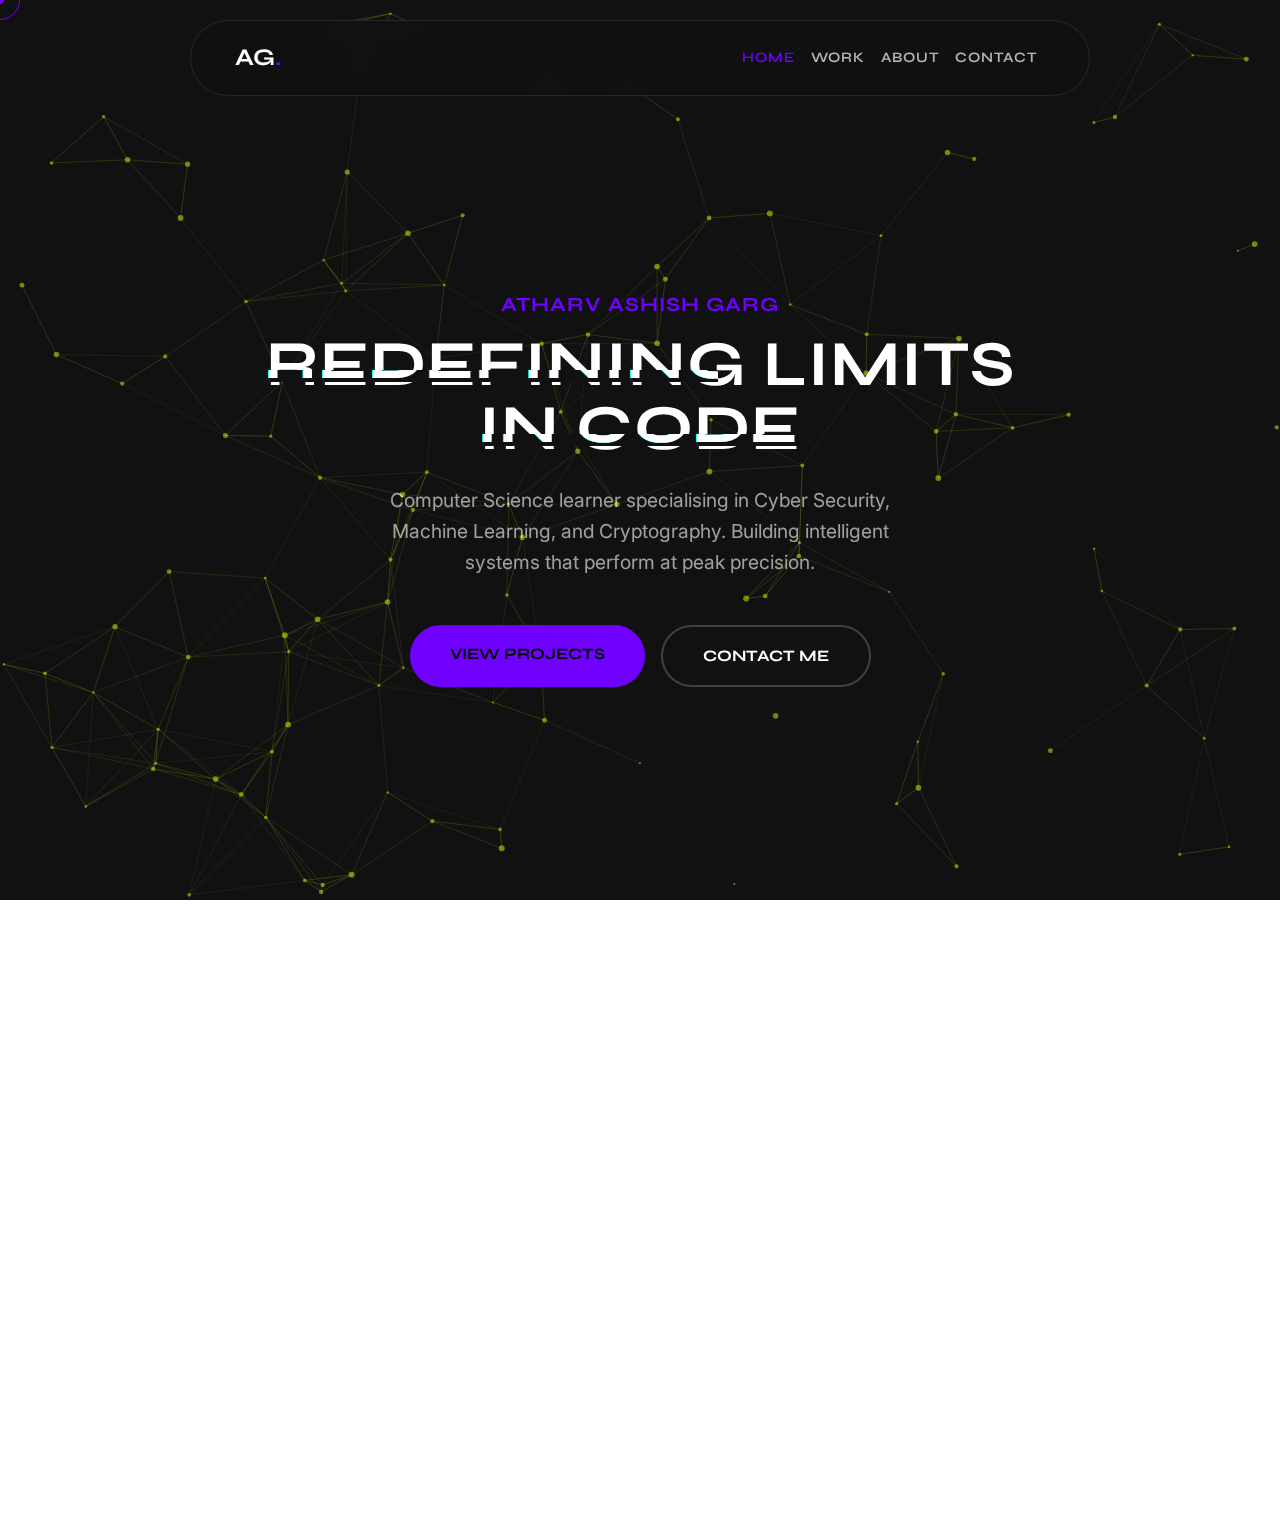
<file: index.html>
<!DOCTYPE html>
<html lang="en">
<head>
    <meta charset="UTF-8">
    <meta name="viewport" content="width=device-width, initial-scale=1.0">
    <title>Portfolio | Creative Developer</title>
    <!-- Bootstrap 5 CSS -->
    <link href="https://cdn.jsdelivr.net/npm/bootstrap@5.3.0/dist/css/bootstrap.min.css" rel="stylesheet">
    <link rel="stylesheet" href="https://cdn.jsdelivr.net/npm/bootstrap-icons@1.11.1/font/bootstrap-icons.css">
    <!-- Google Fonts -->
    <link rel="preconnect" href="https://fonts.googleapis.com">
    <link rel="preconnect" href="https://fonts.gstatic.com" crossorigin>
    <link href="https://fonts.googleapis.com/css2?family=Chakra+Petch:wght@400;500;600;700&family=Syne:wght@400;500;600;700;800&display=swap" rel="stylesheet">
    <!-- Custom CSS -->
    <link rel="stylesheet" href="css/style.css">
</head>
<body>

    <!-- Navigation -->
    <nav class="navbar navbar-expand-lg fixed-top">
        <div class="container">
            <a class="navbar-brand" href="index.html">AG<span class="text-accent">.</span></a>
            <button class="navbar-toggler" type="button" data-bs-toggle="collapse" data-bs-target="#navbarNav" aria-controls="navbarNav" aria-expanded="false" aria-label="Toggle navigation">
                <span class="navbar-toggler-icon" style="filter: invert(1);"></span>
            </button>
            <div class="collapse navbar-collapse justify-content-end" id="navbarNav">
                <ul class="navbar-nav">
                    <li class="nav-item"><a class="nav-link active" href="index.html">Home</a></li>
                    <li class="nav-item"><a class="nav-link" href="projects.html">Work</a></li>
                    <li class="nav-item"><a class="nav-link" href="about.html">About</a></li>
                    <li class="nav-item"><a class="nav-link" href="contact.html">Contact</a></li>
                </ul>
            </div>
        </div>
    </nav>

    <!-- Hero Section -->
    <header class="hero-section">
        <div class="container">
            <div class="row align-items-center justify-content-center">
                <div class="col-lg-10 text-center animate-on-scroll">
                    <h5 class="text-accent mb-3 fw-bold glitch" data-text="ATHARV ASHISH GARG">ATHARV ASHISH GARG</h5>
                    <h1 class="hero-title fw-bold mb-4">
                        <span class="glitch" data-text="REDEFINING LIMITS">REDEFINING LIMITS</span><br>
                        <span class="text-white glitch" data-text="IN CODE">IN CODE</span>
                    </h1>
                    <p class="hero-subtitle mb-5 mx-auto">
                        Computer Science learner specialising in Cyber Security, Machine Learning, and Cryptography. 
                        Building intelligent systems that perform at peak precision.
                    </p>
                    <div class="d-flex gap-3 justify-content-center">
                        <a href="projects.html" class="btn-f1">View Projects</a>
                        <a href="contact.html" class="btn-outline-f1">Contact Me</a>
                    </div>
                </div>
            </div>
        </div>
    </header>

    <!-- Global Background Canvas -->
    <canvas id="globalCanvas"></canvas>

    <!-- Featured Section (Brief) -->
    <section class="py-5">
        <div class="container py-5">
            <div class="row g-4">
                <div class="col-md-4 animate-on-scroll">
                    <div class="bento-card">
                        <h3 class="mb-3 text-accent">AI & ML</h3>
                        <p class="text-white-50">Engineering multi-objective optimisation engines and evolutionary AI for complex logistics.</p>
                    </div>
                </div>
                <div class="col-md-4 animate-on-scroll" style="transition-delay: 0.1s;">
                    <div class="bento-card">
                        <h3 class="mb-3 text-accent">Cyber Security</h3>
                        <p class="text-white-50">Winner of Shellshock CTF 2025. Specializing in web & API exploit strategies.</p>
                    </div>
                </div>
                <div class="col-md-4 animate-on-scroll" style="transition-delay: 0.2s;">
                    <div class="bento-card">
                        <h3 class="mb-3 text-accent">Simulation</h3>
                        <p class="text-white-50">Developing high-fidelity simulations like Black Hole Sim using Rust and GPU acceleration.</p>
                    </div>
                </div>
            </div>
        </div>
    </section>

    <!-- Footer -->
    <footer class="text-center text-white-50">
        <div class="container">
            <div class="d-flex justify-content-center gap-3">
                <a href="https://github.com/MarkVI2" target="_blank" class="text-white hover-primary">GitHub</a>
                <a href="https://linkedin.com/in/atharv-garg" target="_blank" class="text-white hover-primary">LinkedIn</a>
                <a href="https://twitter.com/" target="_blank" class="text-white hover-primary">Twitter</a>
            </div>
        </div>
    </footer>

    <!-- Bootstrap 5 JS -->
    <script src="https://cdn.jsdelivr.net/npm/bootstrap@5.3.0/dist/js/bootstrap.bundle.min.js"></script>
    <!-- Custom JS -->
    <script src="js/main.js"></script>
</body>
</html>
</file>
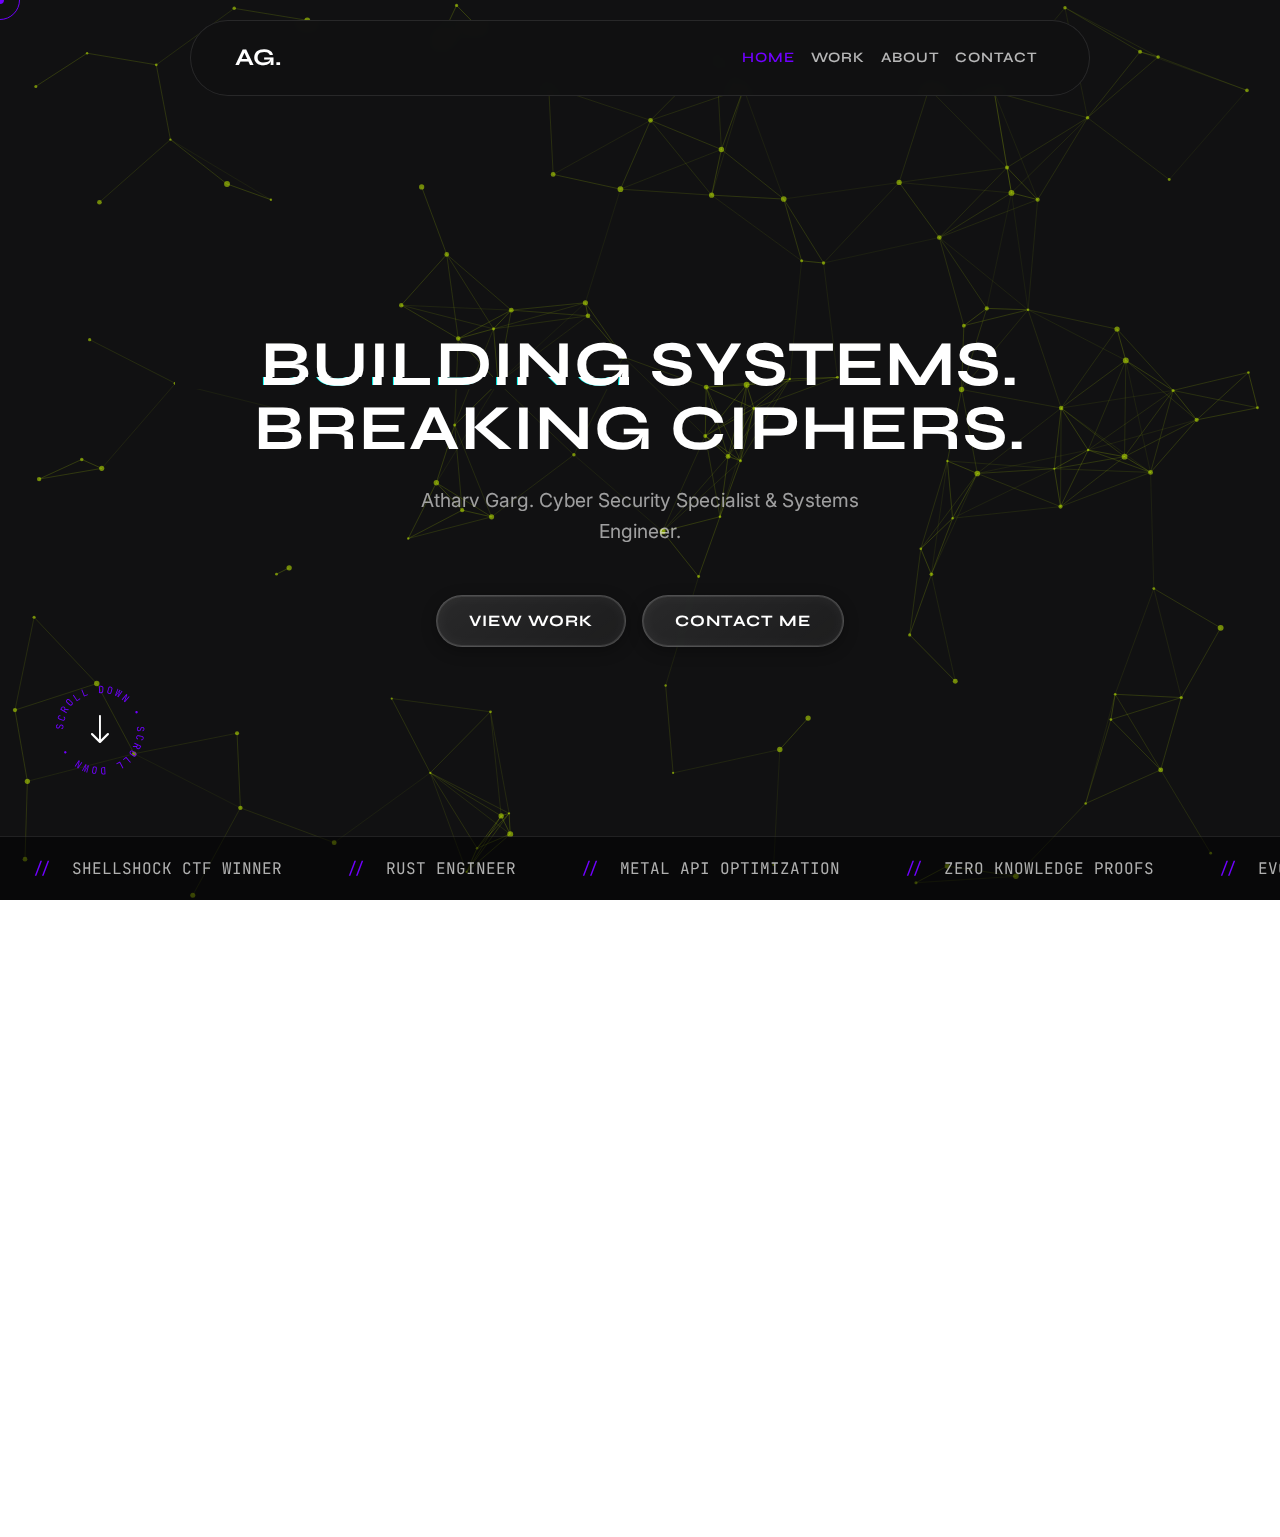
<file: webtech_portfolio-main/index.html>
<!DOCTYPE html>
<html lang="en">
  <head>
    <meta charset="UTF-8" />
    <meta name="viewport" content="width=device-width, initial-scale=1.0" />
    <title>Atharv Garg | Systems Engineer</title>
    <!-- Bootstrap 5 CSS -->
    <link
      href="https://cdn.jsdelivr.net/npm/bootstrap@5.3.0/dist/css/bootstrap.min.css"
      rel="stylesheet"
    />
    <link
      rel="stylesheet"
      href="https://cdn.jsdelivr.net/npm/bootstrap-icons@1.11.1/font/bootstrap-icons.css"
    />
    <!-- Google Fonts -->
    <link rel="preconnect" href="https://fonts.googleapis.com" />
    <link rel="preconnect" href="https://fonts.gstatic.com" crossorigin />
    <link
      href="https://fonts.googleapis.com/css2?family=Inter:wght@300;400;600&family=JetBrains+Mono:wght@400;700&family=Syne:wght@400;700;800&display=swap"
      rel="stylesheet"
    />
    <!-- Custom CSS -->
    <link rel="stylesheet" href="css/style.css" />
  </head>
  <body>
    <!-- Navigation -->
    <nav class="navbar navbar-expand-lg fixed-top">
      <div class="container">
        <a class="navbar-brand" href="index.html">AG.</a>
        <button
          class="navbar-toggler"
          type="button"
          data-bs-toggle="collapse"
          data-bs-target="#navbarNav"
          aria-controls="navbarNav"
          aria-expanded="false"
          aria-label="Toggle navigation"
        >
          <span class="navbar-toggler-icon" style="filter: invert(1)"></span>
        </button>
        <div
          class="collapse navbar-collapse justify-content-end"
          id="navbarNav"
        >
          <ul class="navbar-nav">
            <li class="nav-item">
              <a class="nav-link active" href="index.html">Home</a>
            </li>
            <li class="nav-item">
              <a class="nav-link" href="projects.html">Work</a>
            </li>
            <li class="nav-item">
              <a class="nav-link" href="about.html">About</a>
            </li>
            <li class="nav-item">
              <a class="nav-link" href="contact.html">Contact</a>
            </li>
          </ul>
        </div>
      </div>
    </nav>

    <!-- Hero Section -->
    <header class="hero-section">
      <div class="container">
        <div class="row align-items-center justify-content-center">
          <div class="col-lg-10 text-center animate-on-scroll">
            <h1
              class="hero-title glitch"
              data-text="Building Systems. Breaking Ciphers."
            >
              Building Systems.<br />Breaking Ciphers.
            </h1>
            <p class="hero-subtitle mb-5 mx-auto">
              Atharv Garg. Cyber Security Specialist & Systems Engineer.
            </p>
            <div class="d-flex gap-3 justify-content-center">
              <a href="projects.html" class="btn-liquid">View Work</a>
              <a href="contact.html" class="btn-liquid">Contact Me</a>
            </div>
          </div>
        </div>
      </div>

      <!-- Scroll Down Indicator -->
      <div class="scroll-indicator">
        <div class="scroll-text">
          <svg viewBox="0 0 100 100">
            <path
              id="circlePath"
              d="M 50, 50 m -37, 0 a 37,37 0 1,1 74,0 a 37,37 0 1,1 -74,0"
            />
            <text>
              <textPath xlink:href="#circlePath">
                SCROLL DOWN • SCROLL DOWN •
              </textPath>
            </text>
          </svg>
        </div>
        <div class="scroll-arrow">
          <i class="bi bi-arrow-down"></i>
        </div>
      </div>

      <!-- Feature Ticker -->
      <div class="ticker-wrap">
        <div class="ticker">
          <div class="ticker-item"><span>//</span> Shellshock CTF Winner</div>
          <div class="ticker-item"><span>//</span> Rust Engineer</div>
          <div class="ticker-item"><span>//</span> Metal API Optimization</div>
          <div class="ticker-item"><span>//</span> Zero Knowledge Proofs</div>
          <div class="ticker-item"><span>//</span> Evolutionary AI</div>
          <div class="ticker-item"><span>//</span> Network Security</div>
          <!-- Duplicate for seamless loop -->
          <div class="ticker-item"><span>//</span> Shellshock CTF Winner</div>
          <div class="ticker-item"><span>//</span> Rust Engineer</div>
          <div class="ticker-item"><span>//</span> Metal API Optimization</div>
          <div class="ticker-item"><span>//</span> Zero Knowledge Proofs</div>
          <div class="ticker-item"><span>//</span> Evolutionary AI</div>
          <div class="ticker-item"><span>//</span> Network Security</div>
        </div>
      </div>
    </header>

    <!-- Global Background Canvas -->
    <canvas id="globalCanvas"></canvas>

    <!-- Featured Section (Brief) -->
    <section class="py-5">
      <div class="container py-5">
        <div class="row g-4">
          <div class="col-md-4 animate-on-scroll">
            <div class="bento-card">
              <h3 class="mb-3 text-accent">AI & ML</h3>
              <p class="text-white-50">
                Engineering multi-objective optimisation engines and
                evolutionary AI for complex logistics.
              </p>
            </div>
          </div>
          <div
            class="col-md-4 animate-on-scroll"
            style="transition-delay: 0.1s"
          >
            <div class="bento-card">
              <h3 class="mb-3 text-accent">Cyber Security</h3>
              <p class="text-white-50">
                Winner of Shellshock CTF 2025. Specializing in web & API exploit
                strategies.
              </p>
            </div>
          </div>
          <div
            class="col-md-4 animate-on-scroll"
            style="transition-delay: 0.2s"
          >
            <div class="bento-card">
              <h3 class="mb-3 text-accent">Simulation</h3>
              <p class="text-white-50">
                Developing high-fidelity simulations like Black Hole Sim using
                Rust and GPU acceleration.
              </p>
            </div>
          </div>
        </div>
      </div>
    </section>

    <!-- Footer -->
    <footer class="text-center text-white-50">
      <div class="container">
        <div class="d-flex justify-content-center gap-3">
          <a
            href="https://github.com/MarkVI2"
            target="_blank"
            class="text-white hover-primary"
            >GitHub</a
          >
          <a
            href="https://linkedin.com/in/atharv-garg"
            target="_blank"
            class="text-white hover-primary"
            >LinkedIn</a
          >
          <a
            href="https://twitter.com/"
            target="_blank"
            class="text-white hover-primary"
            >Twitter</a
          >
        </div>
      </div>
    </footer>

    <!-- Bootstrap 5 JS -->
    <script src="https://cdn.jsdelivr.net/npm/bootstrap@5.3.0/dist/js/bootstrap.bundle.min.js"></script>
    <!-- Custom JS -->
    <script src="js/main.js"></script>
  </body>
</html>
</file>
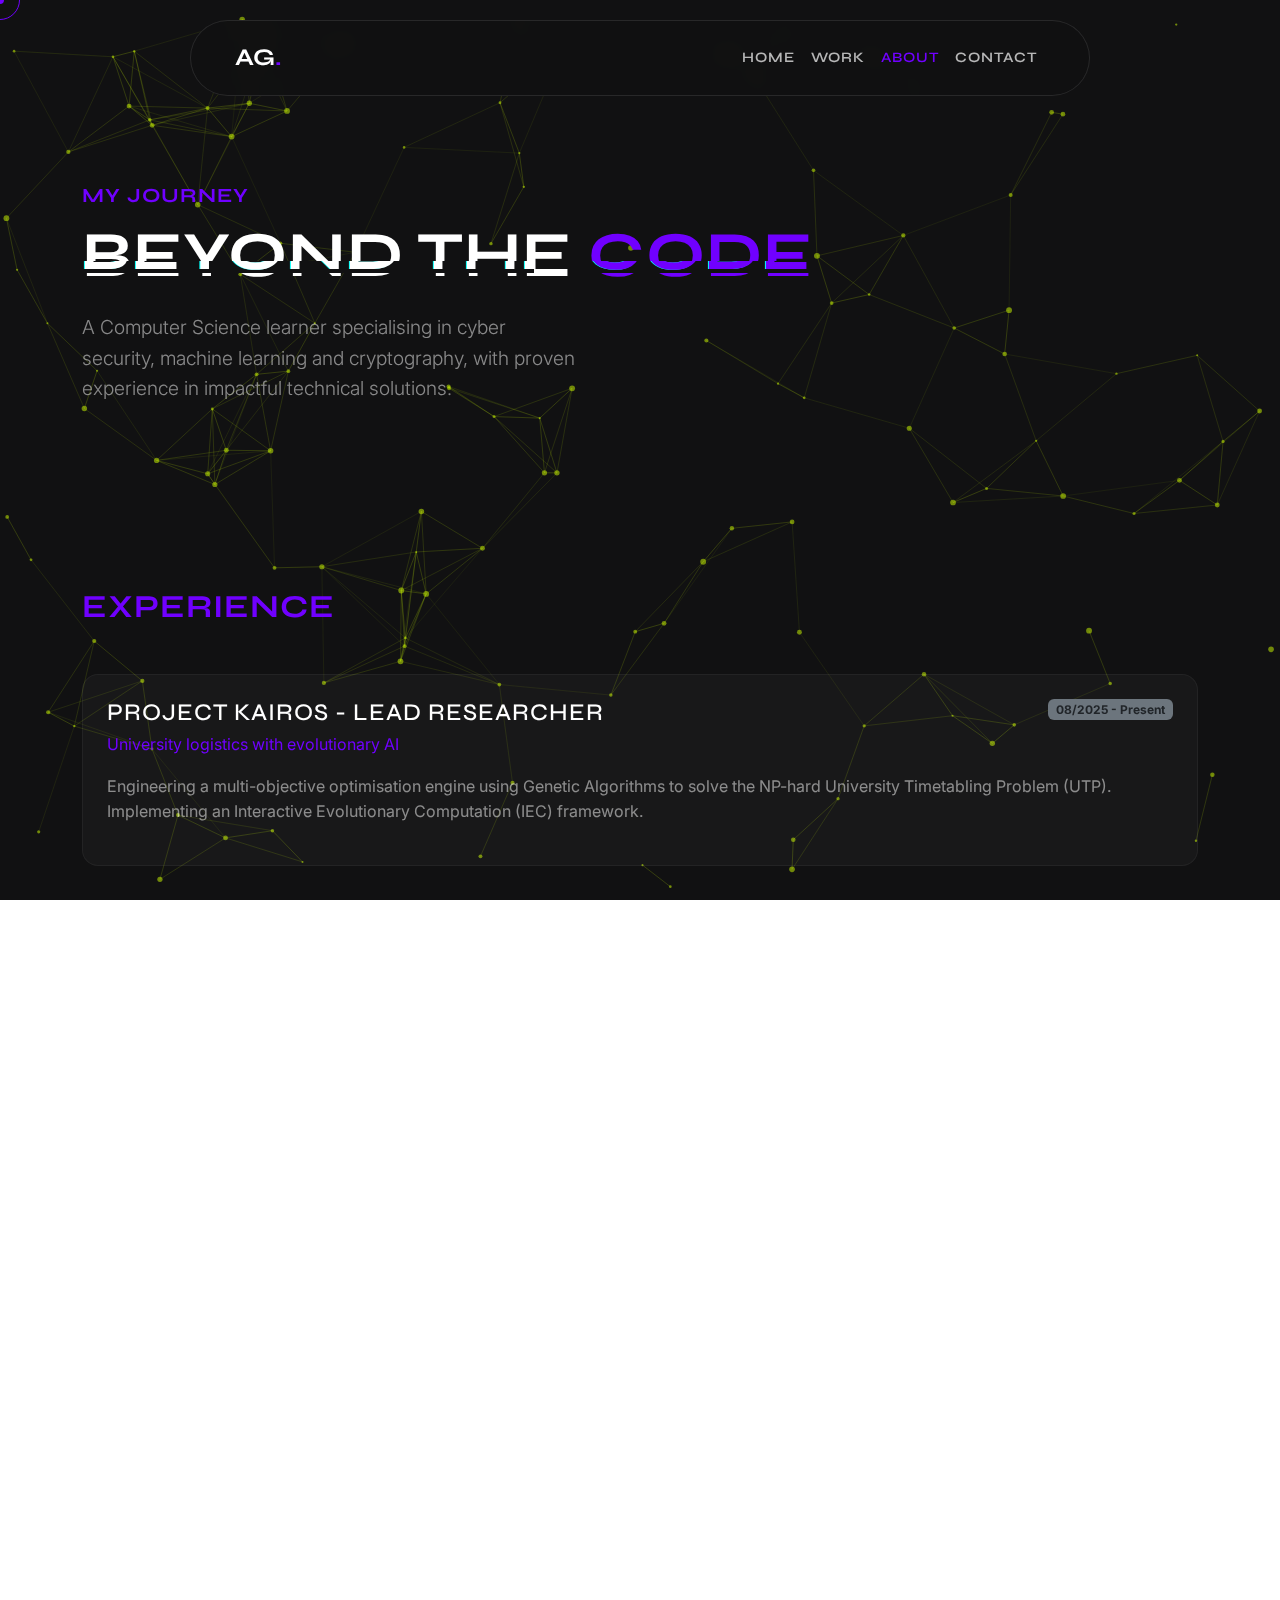
<file: about.html>
<!DOCTYPE html>
<html lang="en">
<head>
    <meta charset="UTF-8">
    <meta name="viewport" content="width=device-width, initial-scale=1.0">
    <title>About | Portfolio</title>
    <link href="https://cdn.jsdelivr.net/npm/bootstrap@5.3.0/dist/css/bootstrap.min.css" rel="stylesheet">
    <link rel="stylesheet" href="https://cdn.jsdelivr.net/npm/bootstrap-icons@1.11.1/font/bootstrap-icons.css">
    <link href="https://fonts.googleapis.com/css2?family=Chakra+Petch:wght@400;500;600;700&family=Syne:wght@400;500;600;700;800&display=swap" rel="stylesheet">
    <link rel="stylesheet" href="css/style.css">
</head>
<body>

    <!-- Navigation -->
    <nav class="navbar navbar-expand-lg fixed-top">
        <div class="container">
            <a class="navbar-brand" href="index.html">AG<span class="text-accent">.</span></a>
            <button class="navbar-toggler" type="button" data-bs-toggle="collapse" data-bs-target="#navbarNav" aria-controls="navbarNav" aria-expanded="false" aria-label="Toggle navigation">
                <span class="navbar-toggler-icon" style="filter: invert(1);"></span>
            </button>
            <div class="collapse navbar-collapse justify-content-end" id="navbarNav">
                <ul class="navbar-nav">
                    <li class="nav-item"><a class="nav-link" href="index.html">Home</a></li>
                    <li class="nav-item"><a class="nav-link" href="projects.html">Work</a></li>
                    <li class="nav-item"><a class="nav-link active" href="about.html">About</a></li>
                    <li class="nav-item"><a class="nav-link" href="contact.html">Contact</a></li>
                </ul>
            </div>
        </div>
    </nav>

    <!-- Hero Section -->
    <section class="hero-section d-flex align-items-center" style="min-height: 60vh;">
        <div class="container">
            <div class="row">
                <div class="col-lg-8 animate-on-scroll">
                    <h5 class="text-accent mb-3 fw-bold glitch" data-text="MY JOURNEY">MY JOURNEY</h5>
                    <h1 class="hero-title fw-bold mb-4">
                        <span class="glitch" data-text="BEYOND THE">BEYOND THE</span> <span class="text-accent glitch" data-text="CODE">CODE</span>
                    </h1>
                    <p class="hero-subtitle lead text-white-50">
                        A Computer Science learner specialising in cyber security, machine learning and cryptography, with proven experience in impactful technical solutions.
                    </p>
                </div>
            </div>
        </div>
    </section>

    <!-- Experience Timeline -->
    <section class="py-5">
        <div class="container">
            <h2 class="mb-5 text-accent animate-on-scroll">Experience</h2>
            
            <div class="timeline">
                <!-- Item 1 -->
                <div class="timeline-item p-4 mb-4 rounded-4 animate-on-scroll">
                    <div class="d-flex justify-content-between align-items-start flex-wrap">
                        <div>
                            <h3 class="h4 text-white mb-1">Project Kairos - Lead Researcher</h3>
                            <p class="text-accent mb-2">University logistics with evolutionary AI</p>
                        </div>
                        <span class="badge bg-secondary text-dark">08/2025 - Present</span>
                    </div>
                    <p class="text-white-50 mt-2">Engineering a multi-objective optimisation engine using Genetic Algorithms to solve the NP-hard University Timetabling Problem (UTP). Implementing an Interactive Evolutionary Computation (IEC) framework.</p>
                </div>

                <!-- Item 2 -->
                <div class="timeline-item p-4 mb-4 rounded-4 animate-on-scroll">
                    <div class="d-flex justify-content-between align-items-start flex-wrap">
                        <div>
                            <h3 class="h4 text-white mb-1">Black Hole Sim. - Project Lead</h3>
                            <p class="text-accent mb-2">Graphics optimisation for edge devices</p>
                        </div>
                        <span class="badge bg-secondary text-dark">08/2025 - 09/2025</span>
                    </div>
                    <p class="text-white-50 mt-2">Developed a high-fidelity simulation of the Sagittarius A* black hole, porting and optimizing a C++ implementation into Rust. Engineered for GPU acceleration using Apple's Metal Performance Shaders (MPS).</p>
                </div>

                <!-- Item 3 -->
                <div class="timeline-item p-4 mb-4 rounded-4 animate-on-scroll">
                    <div class="d-flex justify-content-between align-items-start flex-wrap">
                        <div>
                            <h3 class="h4 text-white mb-1">Social Credit - Project Lead</h3>
                            <p class="text-accent mb-2">Fun neo-brutalist themed credit system</p>
                        </div>
                        <span class="badge bg-secondary text-dark">08/2025 - Present</span>
                    </div>
                    <p class="text-white-50 mt-2">Engineered a full-stack social currency application leveraging Next.js 15, TypeScript, and MongoDB. Features secure email auth with httpOnly tokens.</p>
                </div>

                <!-- Item 4 -->
                <div class="timeline-item p-4 mb-4 rounded-4 animate-on-scroll">
                    <div class="d-flex justify-content-between align-items-start flex-wrap">
                        <div>
                            <h3 class="h4 text-white mb-1">AI+People - Founder</h3>
                            <p class="text-accent mb-2">Disrupting social connections with AI</p>
                        </div>
                        <span class="badge bg-secondary text-dark">12/2024 - 04/2025</span>
                    </div>
                    <p class="text-white-50 mt-2">Connecting people through AI agents by enhancing social interactions using NLP. Invited by FR8, a Finnish incubation program.</p>
                </div>

                 <!-- Item 5 -->
                 <div class="timeline-item p-4 mb-4 rounded-4 animate-on-scroll">
                    <div class="d-flex justify-content-between align-items-start flex-wrap">
                        <div>
                            <h3 class="h4 text-white mb-1">TBort - Founder</h3>
                            <p class="text-accent mb-2">Printing money with AI</p>
                        </div>
                        <span class="badge bg-secondary text-dark">01/2025 - Present</span>
                    </div>
                    <p class="text-white-50 mt-2">Personal investment platform using a multi-model approach to analyze market trends and predict stock movements. Designed for low compute environments.</p>
                </div>

                <!-- Item 6 -->
                <div class="timeline-item p-4 mb-4 rounded-4 animate-on-scroll">
                    <div class="d-flex justify-content-between align-items-start flex-wrap">
                        <div>
                            <h3 class="h4 text-white mb-1">Build & Ship - Head Builder</h3>
                            <p class="text-accent mb-2">Building & shipping cool tech</p>
                        </div>
                        <span class="badge bg-secondary text-dark">11/2024 - 02/2025</span>
                    </div>
                    <p class="text-white-50 mt-2">Established T-Works defense CoE prototype manufacturing business model.</p>
                </div>

                <!-- Item 7 -->
                <div class="timeline-item p-4 mb-4 rounded-4 animate-on-scroll">
                    <div class="d-flex justify-content-between align-items-start flex-wrap">
                        <div>
                            <h3 class="h4 text-white mb-1">MU Calendar Synchronous - Project Lead</h3>
                            <p class="text-accent mb-2">Uni. calendar made easy</p>
                        </div>
                        <span class="badge bg-secondary text-dark">11/2024 - 02/2025</span>
                    </div>
                    <p class="text-white-50 mt-2">Developed a scalable calendar platform for 1,500+ users. Secured a Tech Mahindra grant, leading to a $10,000 system valuation.</p>
                </div>

                <!-- Item 8 -->
                <div class="timeline-item p-4 mb-4 rounded-4 animate-on-scroll">
                    <div class="d-flex justify-content-between align-items-start flex-wrap">
                        <div>
                            <h3 class="h4 text-white mb-1">Euclid: Mahindra University - Full-Stack Developer</h3>
                            <p class="text-accent mb-2">LMS Infrastructure</p>
                        </div>
                        <span class="badge bg-secondary text-dark">08/2024 - Present</span>
                    </div>
                    <p class="text-white-50 mt-2">Host & extend LMS on local Caddy infra with custom IDE/code runners & performance optimization.</p>
                </div>

                <!-- Item 9 -->
                <div class="timeline-item p-4 mb-4 rounded-4 animate-on-scroll">
                    <div class="d-flex justify-content-between align-items-start flex-wrap">
                        <div>
                            <h3 class="h4 text-white mb-1">Enigma (CS Club) - R&D Specialist</h3>
                            <p class="text-accent mb-2">Club Operations</p>
                        </div>
                        <span class="badge bg-secondary text-dark">02/2024 - 07/2025</span>
                    </div>
                    <p class="text-white-50 mt-2">Led Mirai CTF & hackathon ops; delivered maze solver & notification systems.</p>
                </div>

                <!-- Item 10 -->
                <div class="timeline-item p-4 mb-4 rounded-4 animate-on-scroll">
                    <div class="d-flex justify-content-between align-items-start flex-wrap">
                        <div>
                            <h3 class="h4 text-white mb-1">Nexus - Head of Technology</h3>
                            <p class="text-accent mb-2">Connecting & training ATCs of next gen</p>
                        </div>
                        <span class="badge bg-secondary text-dark">06/2022 - 04/2024</span>
                    </div>
                    <p class="text-white-50 mt-2">ATC simulation with 200+ concurrent flights & validated traffic API for ~200 weekly users.</p>
                </div>

                <!-- Item 11 -->
                <div class="timeline-item p-4 mb-4 rounded-4 animate-on-scroll">
                    <div class="d-flex justify-content-between align-items-start flex-wrap">
                        <div>
                            <h3 class="h4 text-white mb-1">Notepad for Aviators - Founder</h3>
                            <p class="text-accent mb-2">Pilot workflow tool</p>
                        </div>
                        <span class="badge bg-secondary text-dark">12/2022 - Paused</span>
                    </div>
                    <p class="text-white-50 mt-2">Open-source pilot workflow tool syncing flight data with real-time performance calculations.</p>
                </div>

                <!-- Item 12 -->
                <div class="timeline-item p-4 mb-4 rounded-4 animate-on-scroll">
                    <div class="d-flex justify-content-between align-items-start flex-wrap">
                        <div>
                            <h3 class="h4 text-white mb-1">OhmWay - Project Lead</h3>
                            <p class="text-accent mb-2">Navigate mazes through electricity</p>
                        </div>
                        <span class="badge bg-secondary text-dark">02/2024 - 03/2024</span>
                    </div>
                    <p class="text-white-50 mt-2">Maze pathfinding modeled as electrical circuits (PySpice/OpenCV) with interactive Flask visualization.</p>
                </div>

                <!-- Item 13 -->
                <div class="timeline-item p-4 mb-4 rounded-4 animate-on-scroll">
                    <div class="d-flex justify-content-between align-items-start flex-wrap">
                        <div>
                            <h3 class="h4 text-white mb-1">EVOLVE - Founder</h3>
                            <p class="text-accent mb-2">Evolutionary Virus Lab Environment</p>
                        </div>
                        <span class="badge bg-secondary text-dark">09/2024 - Paused</span>
                    </div>
                    <p class="text-white-50 mt-2">Built a cybersecurity research platform with multi-layered sandbox environments. Developed ML models to analyze threat patterns.</p>
                </div>

                <!-- Item 14 -->
                <div class="timeline-item p-4 mb-4 rounded-4 animate-on-scroll">
                    <div class="d-flex justify-content-between align-items-start flex-wrap">
                        <div>
                            <h3 class="h4 text-white mb-1">NH-ZKP - Lead Researcher</h3>
                            <p class="text-accent mb-2">Neural network hash-based authentication</p>
                        </div>
                        <span class="badge bg-secondary text-dark">04/2023 - 08/2023</span>
                    </div>
                    <p class="text-white-50 mt-2">Research inspired by ZK proofs; benchmarked vs SHA256 & conventional methods.</p>
                </div>

                <!-- Item 15 -->
                <div class="timeline-item p-4 mb-4 rounded-4 animate-on-scroll">
                    <div class="d-flex justify-content-between align-items-start flex-wrap">
                        <div>
                            <h3 class="h4 text-white mb-1">Smart Data Packet Movement - Lead Researcher</h3>
                            <p class="text-accent mb-2">First paper publication</p>
                        </div>
                        <span class="badge bg-secondary text-dark">01/2021 - 07/2021</span>
                    </div>
                    <p class="text-white-50 mt-2">Published packet modification model at Internet Layer to improve routing speed & efficiency.</p>
                </div>

            </div>
        </div>
    </section>

    <!-- Education Section -->
    <section class="py-5 bg-darker">
        <div class="container">
            <h2 class="mb-5 text-accent animate-on-scroll">Education</h2>
            <div class="row g-4">
                <div class="col-md-4 animate-on-scroll">
                    <div class="bento-card">
                        <h4 class="text-white">IIIT Hyderabad</h4>
                        <p class="text-accent">Summer School on AI by CVIT</p>
                        <p class="text-white-50 small">07/2025 - 07/2025</p>
                        <p class="text-white-50">Successfully completed the summer school on AI.</p>
                    </div>
                </div>
                <div class="col-md-4 animate-on-scroll" style="transition-delay: 0.1s;">
                    <div class="bento-card">
                        <h4 class="text-white">Mahindra University</h4>
                        <p class="text-accent">B.Tech in Computer Science And Engineering</p>
                        <p class="text-white-50 small">08/2023 - Present</p>
                        <p class="text-white-50">CGPA: 8.00/10.00 (Until 4th Semester)</p>
                    </div>
                </div>
                <div class="col-md-4 animate-on-scroll" style="transition-delay: 0.2s;">
                    <div class="bento-card">
                        <h4 class="text-white">JBCN International School</h4>
                        <p class="text-accent">A Levels</p>
                        <p class="text-white-50 small">03/2021 - 06/2023</p>
                        <p class="text-white-50">Awarded "The Most innovative student of the year". Co-directed programming club, chaired MUNs.</p>
                    </div>
                </div>
            </div>
        </div>
    </section>

    <!-- Footer -->
    <footer class="text-center text-white-50">
        <div class="container">
            <p class="mb-2">&copy; 2025 Team 30. All Rights Reserved.</p>
            <div class="d-flex justify-content-center gap-3">
                <a href="https://github.com/MarkVI2" class="text-white hover-primary">GitHub</a>
                <a href="https://linkedin.com/in/atharv-garg" class="text-white hover-primary">LinkedIn</a>
            </div>
        </div>
    </footer>

    <!-- Global Background Canvas -->
    <canvas id="globalCanvas"></canvas>

    <!-- Bootstrap 5 JS -->
    <script src="https://cdn.jsdelivr.net/npm/bootstrap@5.3.0/dist/js/bootstrap.bundle.min.js"></script>
    <!-- Custom JS -->
    <script src="js/main.js"></script>
</body>
</html>
</file>
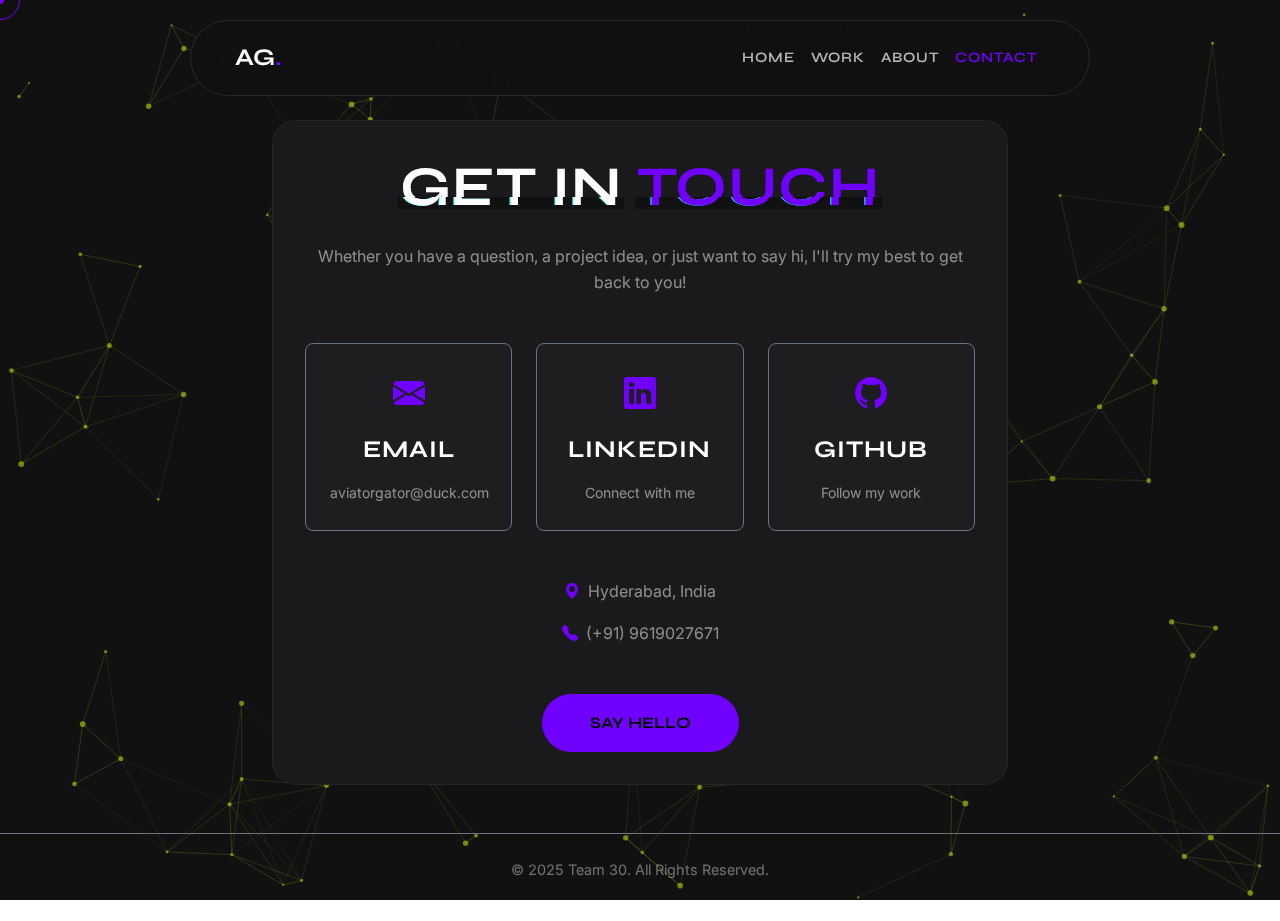
<file: contact.html>
<!DOCTYPE html>
<html lang="en">
  <head>
    <meta charset="UTF-8" />
    <meta name="viewport" content="width=device-width, initial-scale=1.0" />
    <title>Contact | Portfolio</title>
    <link
      href="https://cdn.jsdelivr.net/npm/bootstrap@5.3.0/dist/css/bootstrap.min.css"
      rel="stylesheet"
    />
    <link
      rel="stylesheet"
      href="https://cdn.jsdelivr.net/npm/bootstrap-icons@1.11.1/font/bootstrap-icons.css"
    />
    <link
      href="https://fonts.googleapis.com/css2?family=Chakra+Petch:wght@400;500;600;700&family=Syne:wght@400;500;600;700;800&display=swap"
      rel="stylesheet"
    />
    <link rel="stylesheet" href="css/style.css" />
  </head>
  <body>
    <nav class="navbar navbar-expand-lg fixed-top">
      <div class="container">
        <a class="navbar-brand" href="index.html"
          >AG<span class="text-accent">.</span></a
        >
        <button
          class="navbar-toggler"
          type="button"
          data-bs-toggle="collapse"
          data-bs-target="#navbarNav"
        >
          <span class="navbar-toggler-icon" style="filter: invert(1)"></span>
        </button>
        <div
          class="collapse navbar-collapse justify-content-end"
          id="navbarNav"
        >
          <ul class="navbar-nav">
            <li class="nav-item">
              <a class="nav-link" href="index.html">Home</a>
            </li>
            <li class="nav-item">
              <a class="nav-link" href="projects.html">Work</a>
            </li>
            <li class="nav-item">
              <a class="nav-link" href="about.html">About</a>
            </li>
            <li class="nav-item">
              <a class="nav-link active" href="contact.html">Contact</a>
            </li>
          </ul>
        </div>
      </div>
    </nav>

    <div class="container" style="margin-top: 120px">
      <div class="row justify-content-center">
        <div class="col-lg-8 animate-on-scroll">
          <div class="bento-card text-center">
            <h1 class="display-4 fw-bold mb-4">
              <span class="glitch" data-text="GET IN">GET IN</span>
              <span class="text-accent glitch" data-text="TOUCH">TOUCH</span>
            </h1>
            <p class="text-white-50 mb-5">
              Whether you have a question, a project idea, or just want to say
              hi, I'll try my best to get back to you!
            </p>

            <div class="row g-4 mb-5">
              <div class="col-md-4">
                <a
                  href="mailto:aviatorgator@duck.com"
                  class="text-decoration-none"
                >
                  <div
                    class="p-4 rounded-3 h-100 border border-secondary stat-card"
                    style="background: rgba(255, 255, 255, 0.02)"
                  >
                    <i
                      class="bi bi-envelope-fill text-accent fs-2 mb-3 d-block"
                    ></i>
                    <h4 class="text-white mb-3">EMAIL</h4>
                    <span class="text-white-50 small hover-accent"
                      >aviatorgator@duck.com</span
                    >
                  </div>
                </a>
              </div>
              <div class="col-md-4">
                <a
                  href="https://linkedin.com/in/atharv-garg"
                  target="_blank"
                  class="text-decoration-none"
                >
                  <div
                    class="p-4 rounded-3 h-100 border border-secondary stat-card"
                    style="background: rgba(255, 255, 255, 0.02)"
                  >
                    <i class="bi bi-linkedin text-accent fs-2 mb-3 d-block"></i>
                    <h4 class="text-white mb-3">LINKEDIN</h4>
                    <span class="text-white-50 small hover-accent"
                      >Connect with me</span
                    >
                  </div>
                </a>
              </div>
              <div class="col-md-4">
                <a
                  href="https://github.com/MarkVI2"
                  target="_blank"
                  class="text-decoration-none"
                >
                  <div
                    class="p-4 rounded-3 h-100 border border-secondary stat-card"
                    style="background: rgba(255, 255, 255, 0.02)"
                  >
                    <i class="bi bi-github text-accent fs-2 mb-3 d-block"></i>
                    <h4 class="text-white mb-3">GITHUB</h4>
                    <span class="text-white-50 small hover-accent"
                      >Follow my work</span
                    >
                  </div>
                </a>
              </div>
            </div>

            <div class="mb-5">
              <p class="text-white-50">
                <i class="bi bi-geo-alt-fill text-accent me-2"></i>Hyderabad,
                India
              </p>
              <p class="text-white-50">
                <i class="bi bi-telephone-fill text-accent me-2"></i>(+91)
                9619027671
              </p>
            </div>

            <a href="mailto:aviatorgator@duck.com" class="btn-f1 btn-lg px-5"
              >Say Hello</a
            >
          </div>
        </div>
      </div>
    </div>

    <footer
      class="text-center text-white-50 mt-5 py-4 border-top border-secondary"
    >
      <p>&copy; 2025 Team 30. All Rights Reserved.</p>
    </footer>

    <!-- Global Background Canvas -->
    <canvas id="globalCanvas"></canvas>

    <script src="https://cdn.jsdelivr.net/npm/bootstrap@5.3.0/dist/js/bootstrap.bundle.min.js"></script>
    <script src="js/main.js"></script>
  </body>
</html>
</file>
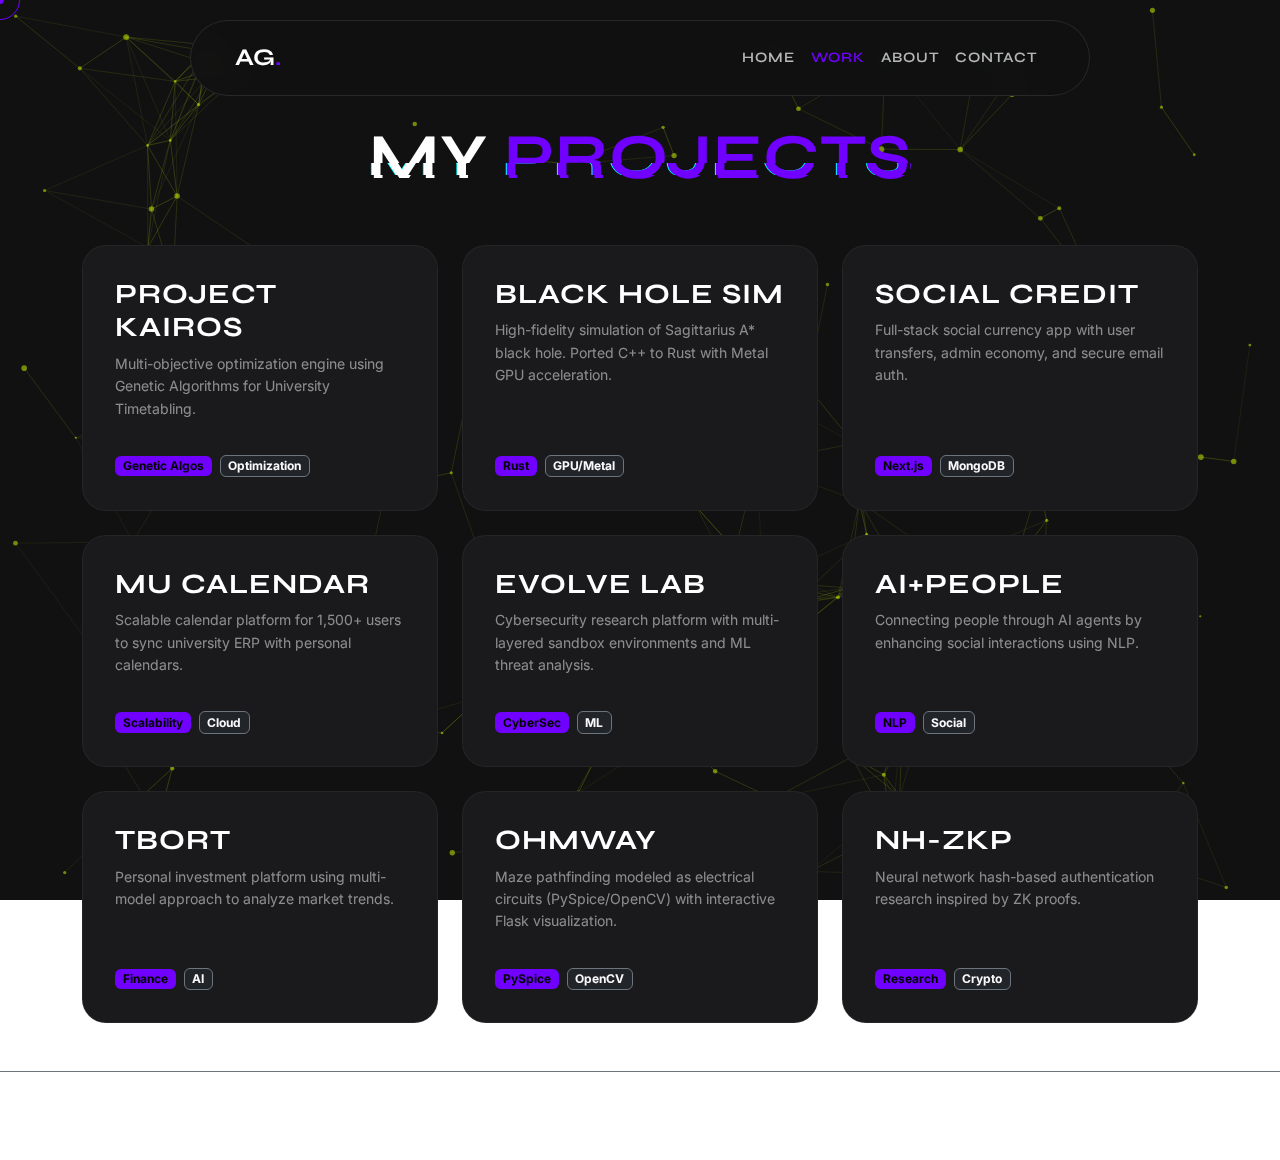
<file: projects.html>
<!DOCTYPE html>
<html lang="en">
  <head>
    <meta charset="UTF-8" />
    <meta name="viewport" content="width=device-width, initial-scale=1.0" />
    <title>Projects | Portfolio</title>
    <link
      href="https://cdn.jsdelivr.net/npm/bootstrap@5.3.0/dist/css/bootstrap.min.css"
      rel="stylesheet"
    />
    <link
      rel="stylesheet"
      href="https://cdn.jsdelivr.net/npm/bootstrap-icons@1.11.1/font/bootstrap-icons.css"
    />
    <link
      href="https://fonts.googleapis.com/css2?family=Chakra+Petch:wght@400;500;600;700&family=Syne:wght@400;500;600;700;800&display=swap"
      rel="stylesheet"
    />
    <link rel="stylesheet" href="css/style.css" />
  </head>
  <body>
    <nav class="navbar navbar-expand-lg fixed-top">
      <div class="container">
        <a class="navbar-brand" href="index.html"
          >AG<span class="text-accent">.</span></a
        >
        <button
          class="navbar-toggler"
          type="button"
          data-bs-toggle="collapse"
          data-bs-target="#navbarNav"
        >
          <span class="navbar-toggler-icon" style="filter: invert(1)"></span>
        </button>
        <div
          class="collapse navbar-collapse justify-content-end"
          id="navbarNav"
        >
          <ul class="navbar-nav">
            <li class="nav-item">
              <a class="nav-link" href="index.html">Home</a>
            </li>
            <li class="nav-item">
              <a class="nav-link active" href="projects.html">Work</a>
            </li>
            <li class="nav-item">
              <a class="nav-link" href="about.html">About</a>
            </li>
            <li class="nav-item">
              <a class="nav-link" href="contact.html">Contact</a>
            </li>
          </ul>
        </div>
      </div>
    </nav>

    <div class="container" style="margin-top: 120px">
      <h1 class="display-3 fw-bold mb-5 text-center animate-on-scroll">
        <span class="glitch" data-text="MY">MY</span>
        <span class="text-accent glitch" data-text="PROJECTS">PROJECTS</span>
      </h1>

      <div class="row g-4">
        <!-- Project 1 -->
        <div class="col-md-6 col-lg-4 animate-on-scroll">
          <div class="bento-card d-flex flex-column">
            <h3 class="mb-2">PROJECT KAIROS</h3>
            <p class="text-white-50 flex-grow-1 small">
              Multi-objective optimization engine using Genetic Algorithms for
              University Timetabling.
            </p>
            <div class="mt-3">
              <span class="badge bg-accent text-dark me-1">Genetic Algos</span>
              <span class="badge bg-dark border border-secondary text-light"
                >Optimization</span
              >
            </div>
          </div>
        </div>

        <!-- Project 2 -->
        <div
          class="col-md-6 col-lg-4 animate-on-scroll"
          style="transition-delay: 0.1s"
        >
          <div class="bento-card d-flex flex-column">
            <h3 class="mb-2">BLACK HOLE SIM</h3>
            <p class="text-white-50 flex-grow-1 small">
              High-fidelity simulation of Sagittarius A* black hole. Ported C++
              to Rust with Metal GPU acceleration.
            </p>
            <div class="mt-3">
              <span class="badge bg-accent text-dark me-1">Rust</span>
              <span class="badge bg-dark border border-secondary text-light"
                >GPU/Metal</span
              >
            </div>
          </div>
        </div>

        <!-- Project 3 -->
        <div
          class="col-md-6 col-lg-4 animate-on-scroll"
          style="transition-delay: 0.2s"
        >
          <div class="bento-card d-flex flex-column">
            <h3 class="mb-2">SOCIAL CREDIT</h3>
            <p class="text-white-50 flex-grow-1 small">
              Full-stack social currency app with user transfers, admin economy,
              and secure email auth.
            </p>
            <div class="mt-3">
              <span class="badge bg-accent text-dark me-1">Next.js</span>
              <span class="badge bg-dark border border-secondary text-light"
                >MongoDB</span
              >
            </div>
          </div>
        </div>

        <!-- Project 4 -->
        <div class="col-md-6 col-lg-4 animate-on-scroll">
          <div class="bento-card d-flex flex-column">
            <h3 class="mb-2">MU CALENDAR</h3>
            <p class="text-white-50 flex-grow-1 small">
              Scalable calendar platform for 1,500+ users to sync university ERP
              with personal calendars.
            </p>
            <div class="mt-3">
              <span class="badge bg-accent text-dark me-1">Scalability</span>
              <span class="badge bg-dark border border-secondary text-light"
                >Cloud</span
              >
            </div>
          </div>
        </div>

        <!-- Project 5 -->
        <div
          class="col-md-6 col-lg-4 animate-on-scroll"
          style="transition-delay: 0.1s"
        >
          <div class="bento-card d-flex flex-column">
            <h3 class="mb-2">EVOLVE LAB</h3>
            <p class="text-white-50 flex-grow-1 small">
              Cybersecurity research platform with multi-layered sandbox
              environments and ML threat analysis.
            </p>
            <div class="mt-3">
              <span class="badge bg-accent text-dark me-1">CyberSec</span>
              <span class="badge bg-dark border border-secondary text-light"
                >ML</span
              >
            </div>
          </div>
        </div>

        <!-- Project 6 -->
        <div
          class="col-md-6 col-lg-4 animate-on-scroll"
          style="transition-delay: 0.2s"
        >
          <div class="bento-card d-flex flex-column">
            <h3 class="mb-2">AI+PEOPLE</h3>
            <p class="text-white-50 flex-grow-1 small">
              Connecting people through AI agents by enhancing social
              interactions using NLP.
            </p>
            <div class="mt-3">
              <span class="badge bg-accent text-dark me-1">NLP</span>
              <span class="badge bg-dark border border-secondary text-light"
                >Social</span
              >
            </div>
          </div>
        </div>

        <!-- Project 7 -->
        <div class="col-md-6 col-lg-4 animate-on-scroll">
          <div class="bento-card d-flex flex-column">
            <h3 class="mb-2">TBORT</h3>
            <p class="text-white-50 flex-grow-1 small">
              Personal investment platform using multi-model approach to analyze
              market trends.
            </p>
            <div class="mt-3">
              <span class="badge bg-accent text-dark me-1">Finance</span>
              <span class="badge bg-dark border border-secondary text-light"
                >AI</span
              >
            </div>
          </div>
        </div>

        <!-- Project 8 -->
        <div
          class="col-md-6 col-lg-4 animate-on-scroll"
          style="transition-delay: 0.1s"
        >
          <div class="bento-card d-flex flex-column">
            <h3 class="mb-2">OHMWAY</h3>
            <p class="text-white-50 flex-grow-1 small">
              Maze pathfinding modeled as electrical circuits (PySpice/OpenCV)
              with interactive Flask visualization.
            </p>
            <div class="mt-3">
              <span class="badge bg-accent text-dark me-1">PySpice</span>
              <span class="badge bg-dark border border-secondary text-light"
                >OpenCV</span
              >
            </div>
          </div>
        </div>

        <!-- Project 9 -->
        <div
          class="col-md-6 col-lg-4 animate-on-scroll"
          style="transition-delay: 0.2s"
        >
          <div class="bento-card d-flex flex-column">
            <h3 class="mb-2">NH-ZKP</h3>
            <p class="text-white-50 flex-grow-1 small">
              Neural network hash-based authentication research inspired by ZK
              proofs.
            </p>
            <div class="mt-3">
              <span class="badge bg-accent text-dark me-1">Research</span>
              <span class="badge bg-dark border border-secondary text-light"
                >Crypto</span
              >
            </div>
          </div>
        </div>
      </div>
    </div>

    <footer
      class="text-center text-white-50 mt-5 py-4 border-top border-secondary"
    >
      <p>&copy; 2025 Team 30. All Rights Reserved.</p>
    </footer>

    <!-- Global Background Canvas -->
    <canvas id="globalCanvas"></canvas>

    <script src="https://cdn.jsdelivr.net/npm/bootstrap@5.3.0/dist/js/bootstrap.bundle.min.js"></script>
    <script src="js/main.js"></script>
  </body>
</html>
</file>
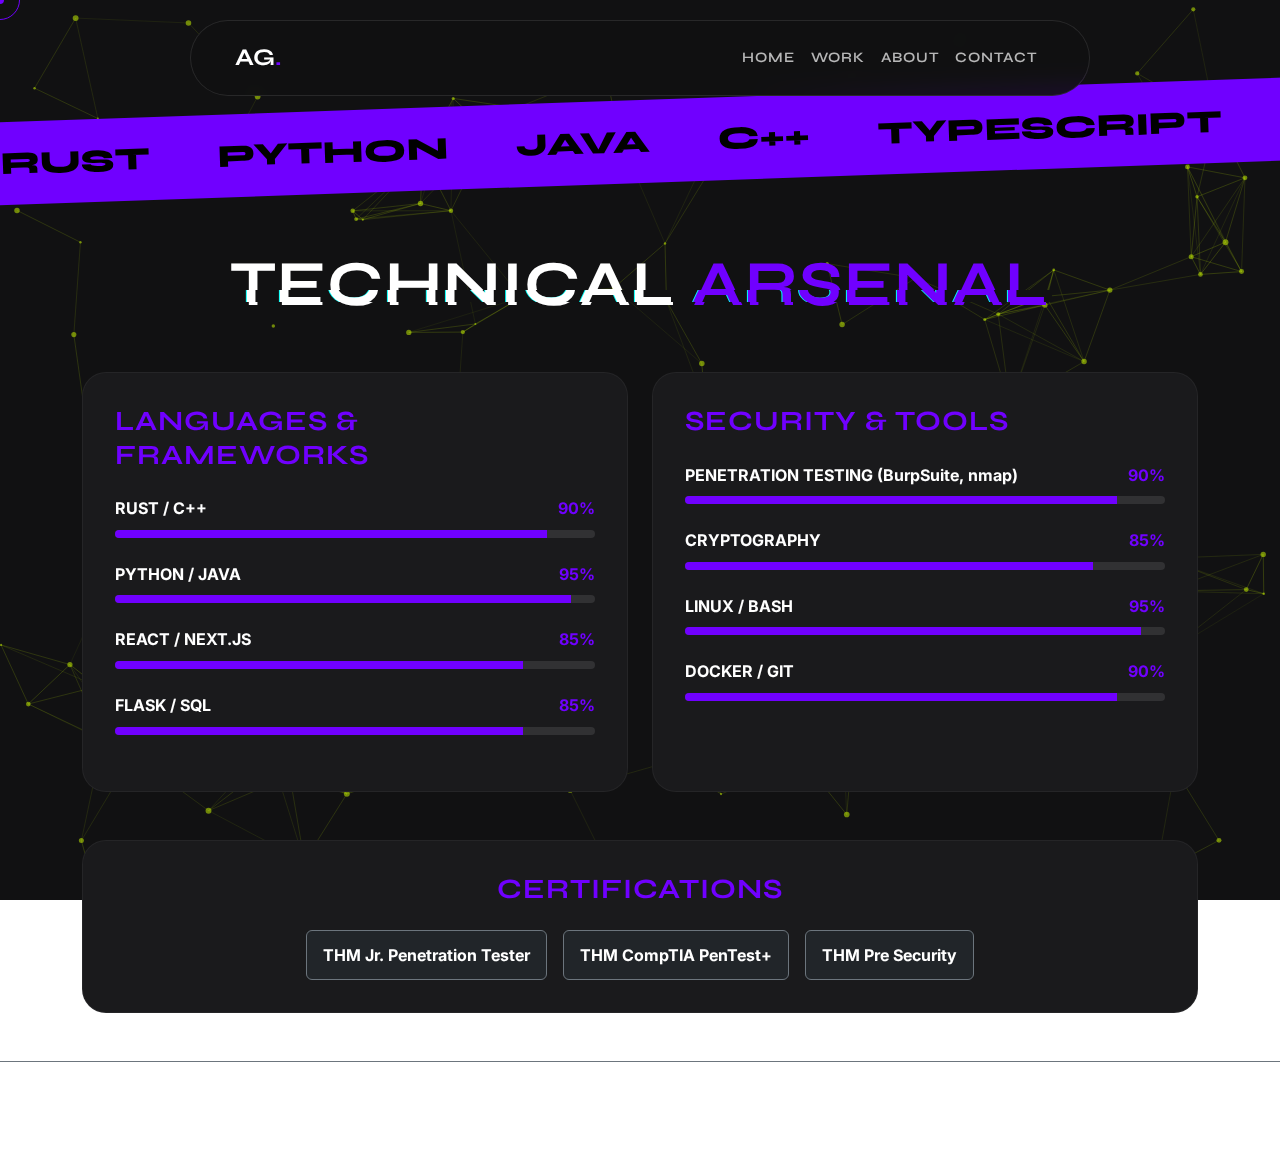
<file: skills.html>
<!DOCTYPE html>
<html lang="en">
<head>
    <meta charset="UTF-8">
    <meta name="viewport" content="width=device-width, initial-scale=1.0">
    <title>Skills | Portfolio</title>
    <link href="https://cdn.jsdelivr.net/npm/bootstrap@5.3.0/dist/css/bootstrap.min.css" rel="stylesheet">
    <link rel="stylesheet" href="https://cdn.jsdelivr.net/npm/bootstrap-icons@1.11.1/font/bootstrap-icons.css">
    <link href="https://fonts.googleapis.com/css2?family=Chakra+Petch:wght@400;500;600;700&family=Syne:wght@400;500;600;700;800&display=swap" rel="stylesheet">
    <link rel="stylesheet" href="css/style.css">

</head>
<body>

    <nav class="navbar navbar-expand-lg fixed-top">
        <div class="container">
            <a class="navbar-brand" href="index.html">AG<span class="text-accent">.</span></a>
            <button class="navbar-toggler" type="button" data-bs-toggle="collapse" data-bs-target="#navbarNav">
                <span class="navbar-toggler-icon" style="filter: invert(1);"></span>
            </button>
            <div class="collapse navbar-collapse justify-content-end" id="navbarNav">
                <ul class="navbar-nav">
                    <li class="nav-item"><a class="nav-link" href="index.html">Home</a></li>
                    <li class="nav-item"><a class="nav-link" href="projects.html">Work</a></li>
                    <li class="nav-item"><a class="nav-link" href="about.html">About</a></li>
                    <li class="nav-item"><a class="nav-link" href="contact.html">Contact</a></li>
                </ul>
            </div>
        </div>
    </nav>

    <div class="container-fluid p-0 mb-5" style="margin-top: 100px;">
        <!-- Marquee Section -->
        <div class="marquee-container">
            <div class="marquee-content">
                <span class="marquee-item">RUST</span>
                <span class="marquee-item">PYTHON</span>
                <span class="marquee-item">JAVA</span>
                <span class="marquee-item">C++</span>
                <span class="marquee-item">TYPESCRIPT</span>
                <span class="marquee-item">REACT</span>
                <span class="marquee-item">MONGODB</span>
                <span class="marquee-item">DOCKER</span>
                <span class="marquee-item">CYBERSECURITY</span>
                <span class="marquee-item">CRYPTOGRAPHY</span>
                <!-- Duplicate for seamless loop -->
                <span class="marquee-item">RUST</span>
                <span class="marquee-item">PYTHON</span>
                <span class="marquee-item">JAVA</span>
                <span class="marquee-item">C++</span>
                <span class="marquee-item">TYPESCRIPT</span>
                <span class="marquee-item">REACT</span>
                <span class="marquee-item">MONGODB</span>
                <span class="marquee-item">DOCKER</span>
                <span class="marquee-item">CYBERSECURITY</span>
                <span class="marquee-item">CRYPTOGRAPHY</span>
            </div>
        </div>
    </div>

    <div class="container">
        <h1 class="display-3 fw-bold mb-5 text-center animate-on-scroll">
            <span class="glitch" data-text="TECHNICAL">TECHNICAL</span> <span class="text-accent glitch" data-text="ARSENAL">ARSENAL</span>
        </h1>

        <div class="row g-4">
            <!-- Languages & Frameworks -->
            <div class="col-md-6 animate-on-scroll">
                <div class="bento-card h-100">
                    <h3 class="mb-4 text-accent">LANGUAGES & FRAMEWORKS</h3>
                    
                    <div class="mb-4">
                        <div class="d-flex justify-content-between mb-2 fw-bold">
                            <span>RUST / C++</span>
                            <span class="text-accent">90%</span>
                        </div>
                        <div class="progress" style="height: 8px; background: rgba(255,255,255,0.1);">
                            <div class="progress-bar bg-accent" style="width: 90%"></div>
                        </div>
                    </div>

                    <div class="mb-4">
                        <div class="d-flex justify-content-between mb-2 fw-bold">
                            <span>PYTHON / JAVA</span>
                            <span class="text-accent">95%</span>
                        </div>
                        <div class="progress" style="height: 8px; background: rgba(255,255,255,0.1);">
                            <div class="progress-bar bg-accent" style="width: 95%"></div>
                        </div>
                    </div>

                    <div class="mb-4">
                        <div class="d-flex justify-content-between mb-2 fw-bold">
                            <span>REACT / NEXT.JS</span>
                            <span class="text-accent">85%</span>
                        </div>
                        <div class="progress" style="height: 8px; background: rgba(255,255,255,0.1);">
                            <div class="progress-bar bg-accent" style="width: 85%"></div>
                        </div>
                    </div>

                    <div class="mb-4">
                        <div class="d-flex justify-content-between mb-2 fw-bold">
                            <span>FLASK / SQL</span>
                            <span class="text-accent">85%</span>
                        </div>
                        <div class="progress" style="height: 8px; background: rgba(255,255,255,0.1);">
                            <div class="progress-bar bg-accent" style="width: 85%"></div>
                        </div>
                    </div>
                </div>
            </div>

            <!-- Security & Tools -->
            <div class="col-md-6 animate-on-scroll" style="transition-delay: 0.2s;">
                <div class="bento-card h-100">
                    <h3 class="mb-4 text-accent">SECURITY & TOOLS</h3>
                    
                    <div class="mb-4">
                        <div class="d-flex justify-content-between mb-2 fw-bold">
                            <span>PENETRATION TESTING (BurpSuite, nmap)</span>
                            <span class="text-accent">90%</span>
                        </div>
                        <div class="progress" style="height: 8px; background: rgba(255,255,255,0.1);">
                            <div class="progress-bar bg-accent" style="width: 90%"></div>
                        </div>
                    </div>

                    <div class="mb-4">
                        <div class="d-flex justify-content-between mb-2 fw-bold">
                            <span>CRYPTOGRAPHY</span>
                            <span class="text-accent">85%</span>
                        </div>
                        <div class="progress" style="height: 8px; background: rgba(255,255,255,0.1);">
                            <div class="progress-bar bg-accent" style="width: 85%"></div>
                        </div>
                    </div>

                    <div class="mb-4">
                        <div class="d-flex justify-content-between mb-2 fw-bold">
                            <span>LINUX / BASH</span>
                            <span class="text-accent">95%</span>
                        </div>
                        <div class="progress" style="height: 8px; background: rgba(255,255,255,0.1);">
                            <div class="progress-bar bg-accent" style="width: 95%"></div>
                        </div>
                    </div>

                     <div class="mb-4">
                        <div class="d-flex justify-content-between mb-2 fw-bold">
                            <span>DOCKER / GIT</span>
                            <span class="text-accent">90%</span>
                        </div>
                        <div class="progress" style="height: 8px; background: rgba(255,255,255,0.1);">
                            <div class="progress-bar bg-accent" style="width: 90%"></div>
                        </div>
                    </div>
                </div>
            </div>
        </div>

        <div class="row g-4 mt-4">
            <div class="col-12 animate-on-scroll">
                <div class="bento-card text-center">
                    <h3 class="mb-4 text-accent">CERTIFICATIONS</h3>
                    <div class="d-flex justify-content-center flex-wrap gap-3">
                        <span class="badge bg-dark border border-secondary p-3 fs-6">THM Jr. Penetration Tester</span>
                        <span class="badge bg-dark border border-secondary p-3 fs-6">THM CompTIA PenTest+</span>
                        <span class="badge bg-dark border border-secondary p-3 fs-6">THM Pre Security</span>
                    </div>
                </div>
            </div>
        </div>
    </div>

    <footer class="text-center text-white-50 mt-5 py-4 border-top border-secondary">
        <p>&copy; 2025 Atharv Ashish Garg. All Rights Reserved.</p>
    </footer>

    <!-- Global Background Canvas -->
    <canvas id="globalCanvas"></canvas>

    <script src="https://cdn.jsdelivr.net/npm/bootstrap@5.3.0/dist/js/bootstrap.bundle.min.js"></script>
    <script src="js/main.js"></script>
</body>
</html>
</file>
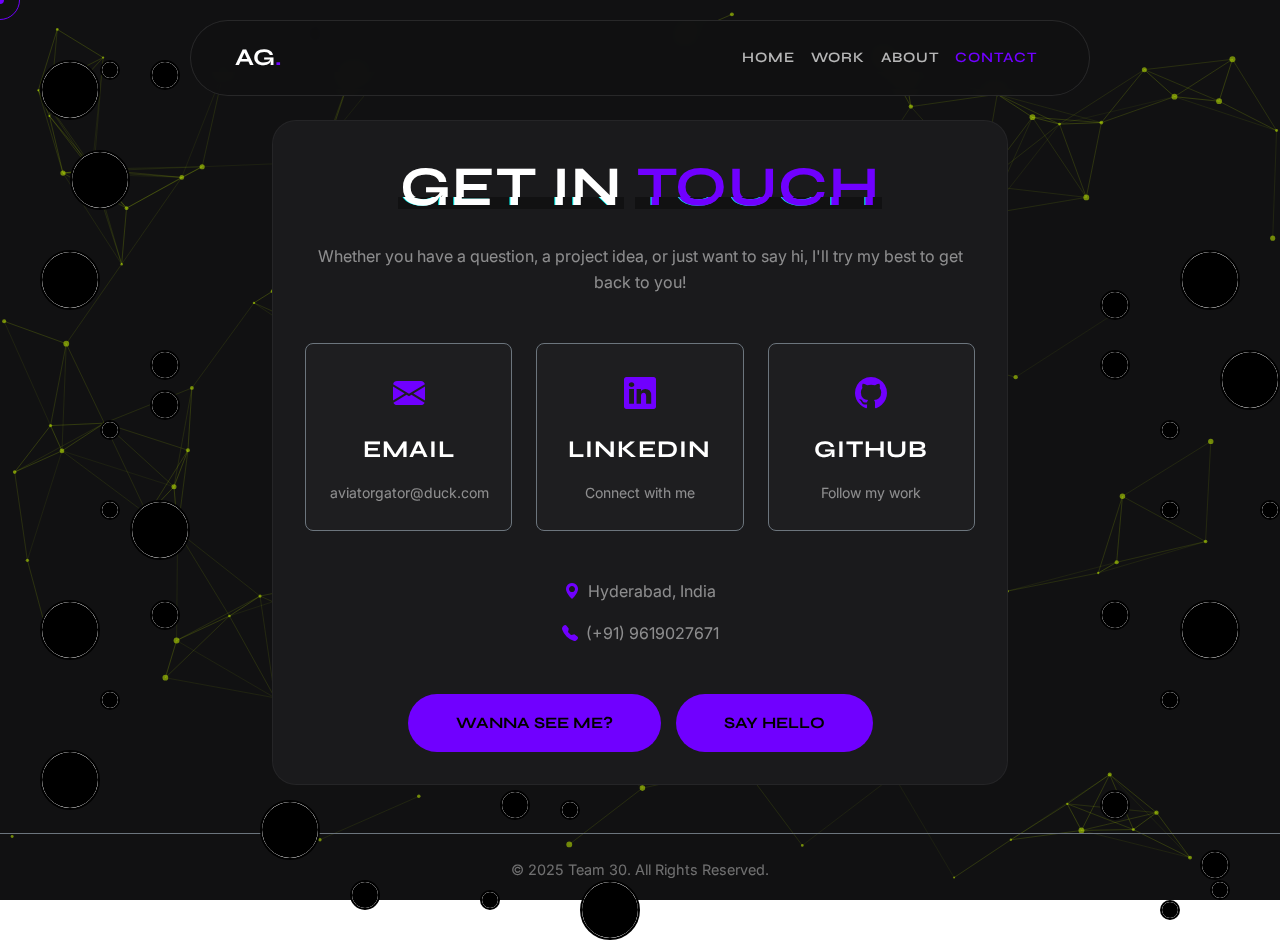
<file: webtech_portfolio-main/contact.html>
<!DOCTYPE html>
<html lang="en">
  <head>
    <meta charset="UTF-8" />
    <meta name="viewport" content="width=device-width, initial-scale=1.0" />
    <title>Contact | Portfolio</title>
    <link
      href="https://cdn.jsdelivr.net/npm/bootstrap@5.3.0/dist/css/bootstrap.min.css"
      rel="stylesheet"
    />
    <link
      rel="stylesheet"
      href="https://cdn.jsdelivr.net/npm/bootstrap-icons@1.11.1/font/bootstrap-icons.css"
    />
    <link
      href="https://fonts.googleapis.com/css2?family=Chakra+Petch:wght@400;500;600;700&family=Syne:wght@400;500;600;700;800&display=swap"
      rel="stylesheet"
    />
    <link rel="stylesheet" href="css/style.css" />
  </head>
  <body>
    
    <!--<button class="btn-f1 btn-lg px-5", id="bt">Blink</button>-->

  <div class="eyes eyes-big" style="top: 250px; left: 40px;">
        <div class="eyeball eyeball--big">
            <div class="pupil"></div>
            <div class="eyelid"></div>
        </div>
    </div>

    <div class="eyes eyes-mid" style="top: 350px; left: 150px;">
        <div class="eyeball eyeball--mid">
            <div class="pupil"></div>
            <div class="eyelid"></div>
        </div>
    </div>

    <div class="eyes eyes-small" style="top: 420px; left: 100px;">
        <div class="eyeball eyeball--small">
            <div class="pupil"></div>
            <div class="eyelid"></div>
        </div>
    </div>


      <div class="eyes eyes-big" style="top: 600px; left: 40px;">
        <div class="eyeball eyeball--big">
            <div class="pupil"></div>
            <div class="eyelid"></div>
        </div>
    </div>

    <div class="eyes eyes-mid" style="top: 600px; left: 150px;">
        <div class="eyeball eyeball--mid">
            <div class="pupil"></div>
            <div class="eyelid"></div>
        </div>
    </div>

    <div class="eyes eyes-small" style="top: 690px; left: 100px;">
        <div class="eyeball eyeball--small">
            <div class="pupil"></div>
            <div class="eyelid"></div>
        </div>
    </div>



      <div class="eyes eyes-big" style="top: 150px; left: 70px;">
        <div class="eyeball eyeball--big">
            <div class="pupil"></div>
            <div class="eyelid"></div>
        </div>
    </div>

    <div class="eyes eyes-mid" style="top: 290px; right: 150px;">
        <div class="eyeball eyeball--mid">
            <div class="pupil"></div>
            <div class="eyelid"></div>
        </div>
    </div>

    <div class="eyes eyes-small" style="top: 500px; right: 100px;">
        <div class="eyeball eyeball--small">
            <div class="pupil"></div>
            <div class="eyelid"></div>
        </div>
    </div>


    <div class="eyes eyes-big" style="top: 250px; right: 40px;">
        <div class="eyeball eyeball--big">
            <div class="pupil"></div>
            <div class="eyelid"></div>
        </div>
    </div>

    <div class="eyes eyes-mid" style="top: 350px; right: 150px;">
        <div class="eyeball eyeball--mid">
            <div class="pupil"></div>
            <div class="eyelid"></div>
        </div>
    </div>

    <div class="eyes eyes-small" style="top: 420px; right: 100px;">
        <div class="eyeball eyeball--small">
            <div class="pupil"></div>
            <div class="eyelid"></div>
        </div>
    </div>


      <div class="eyes eyes-big" style="top: 600px; right: 40px;">
        <div class="eyeball eyeball--big">
            <div class="pupil"></div>
            <div class="eyelid"></div>
        </div>
    </div>

    <div class="eyes eyes-mid" style="top: 600px; right: 150px;">
        <div class="eyeball eyeball--mid">
            <div class="pupil"></div>
            <div class="eyelid"></div>
        </div>
    </div>

    <div class="eyes eyes-small" style="top: 690px; right: 100px;">
        <div class="eyeball eyeball--small">
            <div class="pupil"></div>
            <div class="eyelid"></div>
        </div>
    </div>



      <div class="eyes eyes-big" style="top: 350px; right: 0px;">
        <div class="eyeball eyeball--big">
            <div class="pupil"></div>
            <div class="eyelid"></div>
        </div>
    </div>

    <div class="eyes eyes-mid" style="top: 790px; right: 150px;">
        <div class="eyeball eyeball--mid">
            <div class="pupil"></div>
            <div class="eyelid"></div>
        </div>
    </div>

    <div class="eyes eyes-small" style="top: 900px; right: 100px;">
        <div class="eyeball eyeball--small">
            <div class="pupil"></div>
            <div class="eyelid"></div>
        </div>
    </div>



    <div class="eyes eyes-big" style="top: 750px; left: 40px;">
        <div class="eyeball eyeball--big">
            <div class="pupil"></div>
            <div class="eyelid"></div>
        </div>
    </div>

    <div class="eyes eyes-mid" style="top: 390px; left: 150px;">
        <div class="eyeball eyeball--mid">
            <div class="pupil"></div>
            <div class="eyelid"></div>
        </div>
    </div>

    <div class="eyes eyes-small" style="top: 500px; left: 100px;">
        <div class="eyeball eyeball--small">
            <div class="pupil"></div>
            <div class="eyelid"></div>
        </div>
    </div>


      <div class="eyes eyes-big" style="top: 60px; left: 40px;">
        <div class="eyeball eyeball--big">
            <div class="pupil"></div>
            <div class="eyelid"></div>
        </div>
    </div>

    <div class="eyes eyes-mid" style="top: 60px; left: 150px;">
        <div class="eyeball eyeball--mid">
            <div class="pupil"></div>
            <div class="eyelid"></div>
        </div>
    </div>

    <div class="eyes eyes-small" style="top: 60px; left: 100px;">
        <div class="eyeball eyeball--small">
            <div class="pupil"></div>
            <div class="eyelid"></div>
        </div>
    </div>



      <div class="eyes eyes-big" style="top: 500px; left: 130px;">
        <div class="eyeball eyeball--big">
            <div class="pupil"></div>
            <div class="eyelid"></div>
        </div>
    </div>

    <div class="eyes eyes-mid" style="top: 020px; right: 950px;">
        <div class="eyeball eyeball--mid">
            <div class="pupil"></div>
            <div class="eyelid"></div>
        </div>
    </div>

    <div class="eyes eyes-small" style="top: 800px; right: 700px;">
        <div class="eyeball eyeball--small">
            <div class="pupil"></div>
            <div class="eyelid"></div>
        </div>
    </div>


    <div class="eyes eyes-big" style="top: 880px; right: 640px;">
        <div class="eyeball eyeball--big">
            <div class="pupil"></div>
            <div class="eyelid"></div>
        </div>
    </div>

    <div class="eyes eyes-mid" style="top: 850px; right: 50px;">
        <div class="eyeball eyeball--mid">
            <div class="pupil"></div>
            <div class="eyelid"></div>
        </div>
    </div>

    <div class="eyes eyes-small" style="top: 880px; right: 50Px;">
        <div class="eyeball eyeball--small">
            <div class="pupil"></div>
            <div class="eyelid"></div>
        </div>
    </div>


      <div class="eyes eyes-big" style="top: 800px; right: 960px;">
        <div class="eyeball eyeball--big">
            <div class="pupil"></div>
            <div class="eyelid"></div>
        </div>
    </div>

    <div class="eyes eyes-mid" style="top: 880px; right: 900px;">
        <div class="eyeball eyeball--mid">
            <div class="pupil"></div>
            <div class="eyelid"></div>
        </div>
    </div>

    <div class="eyes eyes-small" style="top: 890px; right:780px;">
        <div class="eyeball eyeball--small">
            <div class="pupil"></div>
            <div class="eyelid"></div>
        </div>
    </div>




    <div class="eyes eyes-mid" style="top: 790px; right: 750px;">
        <div class="eyeball eyeball--mid">
            <div class="pupil"></div>
            <div class="eyelid"></div>
        </div>
    </div>

    <div class="eyes eyes-small" style="top: 500px; right: 0px;">
        <div class="eyeball eyeball--small">
            <div class="pupil"></div>
            <div class="eyelid"></div>
        </div>
    </div>
    



    
    <nav class="navbar navbar-expand-lg fixed-top">
      <div class="container">
        <a class="navbar-brand" href="index.html"
          >AG<span class="text-accent">.</span></a
        >
        <button
          class="navbar-toggler"
          type="button"
          data-bs-toggle="collapse"
          data-bs-target="#navbarNav"
        >
          <span class="navbar-toggler-icon" style="filter: invert(1)"></span>
        </button>
        <div
          class="collapse navbar-collapse justify-content-end"
          id="navbarNav"
        >
          <ul class="navbar-nav">
            <li class="nav-item">
              <a class="nav-link" href="index.html">Home</a>
            </li>
            <li class="nav-item">
              <a class="nav-link" href="projects.html">Work</a>
            </li>
            <li class="nav-item">
              <a class="nav-link" href="about.html">About</a>
            </li>
            <li class="nav-item">
              <a class="nav-link active" href="contact.html">Contact</a>
            </li>
          </ul>
        </div>
      </div>
    </nav>

    <div class="container" style="margin-top: 120px">
      <div class="row justify-content-center">
        <div class="col-lg-8 animate-on-scroll">
          <div class="bento-card text-center">
            <h1 class="display-4 fw-bold mb-4">
              <span class="glitch" data-text="GET IN">GET IN</span>
              <span class="text-accent glitch" data-text="TOUCH">TOUCH</span>
            </h1>
            <p class="text-white-50 mb-5">
              Whether you have a question, a project idea, or just want to say
              hi, I'll try my best to get back to you!
            </p>

            <div class="row g-4 mb-5">
              <div class="col-md-4">
                <a
                  href="mailto:aviatorgator@duck.com"
                  class="text-decoration-none"
                >
                  <div
                    class="p-4 rounded-3 h-100 border border-secondary stat-card"
                    style="background: rgba(255, 255, 255, 0.02)"
                  >
                    <i
                      class="bi bi-envelope-fill text-accent fs-2 mb-3 d-block"
                    ></i>
                    <h4 class="text-white mb-3">EMAIL</h4>
                    <span class="text-white-50 small hover-accent"
                      >aviatorgator@duck.com</span
                    >
                  </div>
                </a>
              </div>
              <div class="col-md-4">
                <a
                  href="https://linkedin.com/in/atharv-garg"
                  target="_blank"
                  class="text-decoration-none"
                >
                  <div
                    class="p-4 rounded-3 h-100 border border-secondary stat-card"
                    style="background: rgba(255, 255, 255, 0.02)"
                  >
                    <i class="bi bi-linkedin text-accent fs-2 mb-3 d-block"></i>
                    <h4 class="text-white mb-3">LINKEDIN</h4>
                    <span class="text-white-50 small hover-accent"
                      >Connect with me</span
                    >
                  </div>
                </a>
              </div>
              <div class="col-md-4">
                <a
                  href="https://github.com/MarkVI2"
                  target="_blank"
                  class="text-decoration-none"
                >
                  <div
                    class="p-4 rounded-3 h-100 border border-secondary stat-card"
                    style="background: rgba(255, 255, 255, 0.02)"
                  >
                    <i class="bi bi-github text-accent fs-2 mb-3 d-block"></i>
                    <h4 class="text-white mb-3">GITHUB</h4>
                    <span class="text-white-50 small hover-accent"
                      >Follow my work</span
                    >
                  </div>
                </a>
              </div>
            </div>

            <div class="mb-5">
              <p class="text-white-50">
                <i class="bi bi-geo-alt-fill text-accent me-2"></i>Hyderabad,
                India
              </p>
              <p class="text-white-50">
                <i class="bi bi-telephone-fill text-accent me-2"></i>(+91)
                9619027671
              </p>
            </div>
            
            <div class="button-grid">
              <button class="btn-f1 btn-lg px-5" id="closeEyesBtn">wanna see me?</button>
              <a href="mailto:aviatorgator@duck.com" class="btn-f1 btn-lg px-5"
              >Say Hello</a>
            </div>

          </div>
        </div>
      </div>
    </div>

    <footer
      class="text-center text-white-50 mt-5 py-4 border-top border-secondary"
    >
      <p>&copy; 2025 Team 30. All Rights Reserved.</p>
    </footer>

    <!-- Global Background Canvas -->
    <canvas id="globalCanvas"></canvas>

    <script src="https://cdn.jsdelivr.net/npm/bootstrap@5.3.0/dist/js/bootstrap.bundle.min.js"></script>
    <script src="js/main.js"></script>
  </body>
</html>
</file>
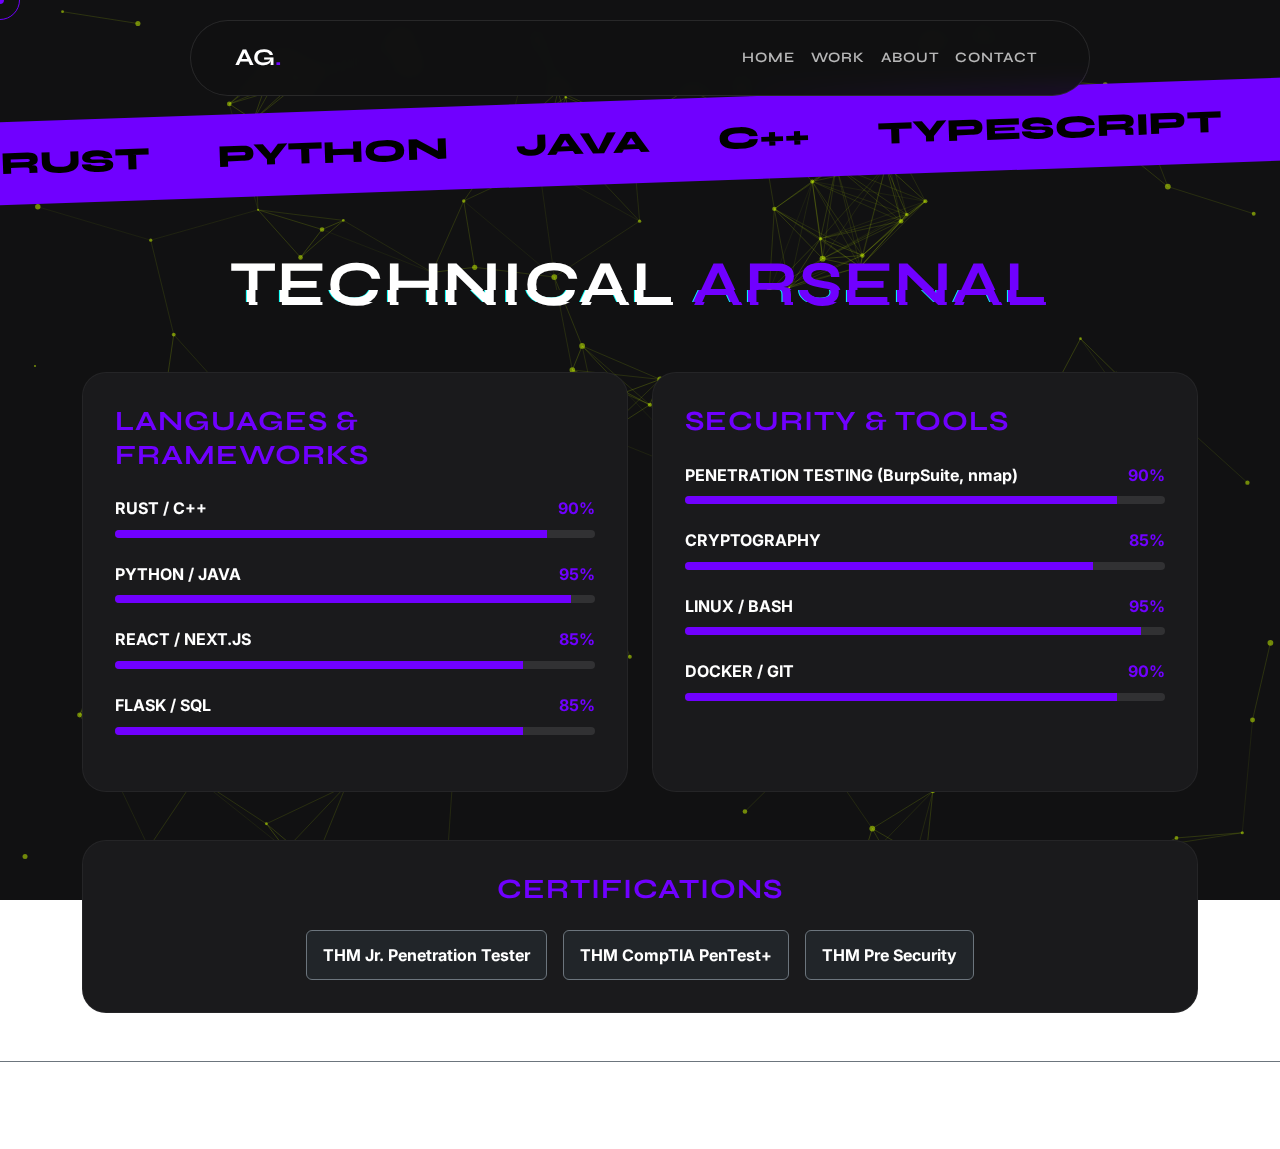
<file: webtech_portfolio-main/skills.html>
<!DOCTYPE html>
<html lang="en">
  <head>
    <meta charset="UTF-8" />
    <meta name="viewport" content="width=device-width, initial-scale=1.0" />
    <title>Skills | Portfolio</title>
    <link
      href="https://cdn.jsdelivr.net/npm/bootstrap@5.3.0/dist/css/bootstrap.min.css"
      rel="stylesheet"
    />
    <link
      rel="stylesheet"
      href="https://cdn.jsdelivr.net/npm/bootstrap-icons@1.11.1/font/bootstrap-icons.css"
    />
    <link
      href="https://fonts.googleapis.com/css2?family=Chakra+Petch:wght@400;500;600;700&family=Syne:wght@400;500;600;700;800&display=swap"
      rel="stylesheet"
    />
    <link rel="stylesheet" href="css/style.css" />
  </head>
  <body>
    <nav class="navbar navbar-expand-lg fixed-top">
      <div class="container">
        <a class="navbar-brand" href="index.html"
          >AG<span class="text-accent">.</span></a
        >
        <button
          class="navbar-toggler"
          type="button"
          data-bs-toggle="collapse"
          data-bs-target="#navbarNav"
        >
          <span class="navbar-toggler-icon" style="filter: invert(1)"></span>
        </button>
        <div
          class="collapse navbar-collapse justify-content-end"
          id="navbarNav"
        >
          <ul class="navbar-nav">
            <li class="nav-item">
              <a class="nav-link" href="index.html">Home</a>
            </li>
            <li class="nav-item">
              <a class="nav-link" href="projects.html">Work</a>
            </li>
            <li class="nav-item">
              <a class="nav-link" href="about.html">About</a>
            </li>
            <li class="nav-item">
              <a class="nav-link" href="contact.html">Contact</a>
            </li>
          </ul>
        </div>
      </div>
    </nav>

    <div class="container-fluid p-0 mb-5" style="margin-top: 100px">
      <!-- Marquee Section -->
      <div class="marquee-container">
        <div class="marquee-content">
          <span class="marquee-item">RUST</span>
          <span class="marquee-item">PYTHON</span>
          <span class="marquee-item">JAVA</span>
          <span class="marquee-item">C++</span>
          <span class="marquee-item">TYPESCRIPT</span>
          <span class="marquee-item">REACT</span>
          <span class="marquee-item">MONGODB</span>
          <span class="marquee-item">DOCKER</span>
          <span class="marquee-item">CYBERSECURITY</span>
          <span class="marquee-item">CRYPTOGRAPHY</span>
          <!-- Duplicate for seamless loop -->
          <span class="marquee-item">RUST</span>
          <span class="marquee-item">PYTHON</span>
          <span class="marquee-item">JAVA</span>
          <span class="marquee-item">C++</span>
          <span class="marquee-item">TYPESCRIPT</span>
          <span class="marquee-item">REACT</span>
          <span class="marquee-item">MONGODB</span>
          <span class="marquee-item">DOCKER</span>
          <span class="marquee-item">CYBERSECURITY</span>
          <span class="marquee-item">CRYPTOGRAPHY</span>
        </div>
      </div>
    </div>

    <div class="container">
      <h1 class="display-3 fw-bold mb-5 text-center animate-on-scroll">
        <span class="glitch" data-text="TECHNICAL">TECHNICAL</span>
        <span class="text-accent glitch" data-text="ARSENAL">ARSENAL</span>
      </h1>

      <div class="row g-4">
        <!-- Languages & Frameworks -->
        <div class="col-md-6 animate-on-scroll">
          <div class="bento-card h-100">
            <h3 class="mb-4 text-accent">LANGUAGES & FRAMEWORKS</h3>

            <div class="mb-4">
              <div class="d-flex justify-content-between mb-2 fw-bold">
                <span>RUST / C++</span>
                <span class="text-accent">90%</span>
              </div>
              <div
                class="progress"
                style="height: 8px; background: rgba(255, 255, 255, 0.1)"
              >
                <div class="progress-bar bg-accent" style="width: 90%"></div>
              </div>
            </div>

            <div class="mb-4">
              <div class="d-flex justify-content-between mb-2 fw-bold">
                <span>PYTHON / JAVA</span>
                <span class="text-accent">95%</span>
              </div>
              <div
                class="progress"
                style="height: 8px; background: rgba(255, 255, 255, 0.1)"
              >
                <div class="progress-bar bg-accent" style="width: 95%"></div>
              </div>
            </div>

            <div class="mb-4">
              <div class="d-flex justify-content-between mb-2 fw-bold">
                <span>REACT / NEXT.JS</span>
                <span class="text-accent">85%</span>
              </div>
              <div
                class="progress"
                style="height: 8px; background: rgba(255, 255, 255, 0.1)"
              >
                <div class="progress-bar bg-accent" style="width: 85%"></div>
              </div>
            </div>

            <div class="mb-4">
              <div class="d-flex justify-content-between mb-2 fw-bold">
                <span>FLASK / SQL</span>
                <span class="text-accent">85%</span>
              </div>
              <div
                class="progress"
                style="height: 8px; background: rgba(255, 255, 255, 0.1)"
              >
                <div class="progress-bar bg-accent" style="width: 85%"></div>
              </div>
            </div>
          </div>
        </div>

        <!-- Security & Tools -->
        <div class="col-md-6 animate-on-scroll" style="transition-delay: 0.2s">
          <div class="bento-card h-100">
            <h3 class="mb-4 text-accent">SECURITY & TOOLS</h3>

            <div class="mb-4">
              <div class="d-flex justify-content-between mb-2 fw-bold">
                <span>PENETRATION TESTING (BurpSuite, nmap)</span>
                <span class="text-accent">90%</span>
              </div>
              <div
                class="progress"
                style="height: 8px; background: rgba(255, 255, 255, 0.1)"
              >
                <div class="progress-bar bg-accent" style="width: 90%"></div>
              </div>
            </div>

            <div class="mb-4">
              <div class="d-flex justify-content-between mb-2 fw-bold">
                <span>CRYPTOGRAPHY</span>
                <span class="text-accent">85%</span>
              </div>
              <div
                class="progress"
                style="height: 8px; background: rgba(255, 255, 255, 0.1)"
              >
                <div class="progress-bar bg-accent" style="width: 85%"></div>
              </div>
            </div>

            <div class="mb-4">
              <div class="d-flex justify-content-between mb-2 fw-bold">
                <span>LINUX / BASH</span>
                <span class="text-accent">95%</span>
              </div>
              <div
                class="progress"
                style="height: 8px; background: rgba(255, 255, 255, 0.1)"
              >
                <div class="progress-bar bg-accent" style="width: 95%"></div>
              </div>
            </div>

            <div class="mb-4">
              <div class="d-flex justify-content-between mb-2 fw-bold">
                <span>DOCKER / GIT</span>
                <span class="text-accent">90%</span>
              </div>
              <div
                class="progress"
                style="height: 8px; background: rgba(255, 255, 255, 0.1)"
              >
                <div class="progress-bar bg-accent" style="width: 90%"></div>
              </div>
            </div>
          </div>
        </div>
      </div>

      <div class="row g-4 mt-4">
        <div class="col-12 animate-on-scroll">
          <div class="bento-card text-center">
            <h3 class="mb-4 text-accent">CERTIFICATIONS</h3>
            <div class="d-flex justify-content-center flex-wrap gap-3">
              <span class="badge bg-dark border border-secondary p-3 fs-6"
                >THM Jr. Penetration Tester</span
              >
              <span class="badge bg-dark border border-secondary p-3 fs-6"
                >THM CompTIA PenTest+</span
              >
              <span class="badge bg-dark border border-secondary p-3 fs-6"
                >THM Pre Security</span
              >
            </div>
          </div>
        </div>
      </div>
    </div>

    <footer
      class="text-center text-white-50 mt-5 py-4 border-top border-secondary"
    >
      <p>&copy; 2025 Team 30. All Rights Reserved.</p>
    </footer>

    <!-- Global Background Canvas -->
    <canvas id="globalCanvas"></canvas>

    <script src="https://cdn.jsdelivr.net/npm/bootstrap@5.3.0/dist/js/bootstrap.bundle.min.js"></script>
    <script src="js/main.js"></script>
  </body>
</html>
</file>
<file: css/style.css>
@import url("https://fonts.googleapis.com/css2?family=Inter:wght@300;400;600&family=JetBrains+Mono:wght@400;700&family=Syne:wght@400;700;800&display=swap");

/* Global Variables & Reset */
:root {
  /* Merged Palette */
  --bg-color: #111112; /* Matte Black */
  --card-bg: #1a1a1c; /* Slightly lighter for cards */
  --text-color: #ffffff;
  --accent-color: #7000ff; /* Electric Violet (Tokyo Night Purple) */
  --secondary-color: #ffffff;
  --border-radius: 24px;

  /* Fonts from WebTechDemo */
  --font-heading: "Syne", sans-serif;
  --font-body: "Inter", sans-serif;
  --font-mono: "JetBrains Mono", monospace;

  /* WebTechDemo Variables */
  --glass-surface: rgba(255, 255, 255, 0.03);
  --glass-border: rgba(255, 255, 255, 0.1);
  --accent-neon: #7000ff;
  --text-primary: #ffffff;
  --text-muted: #b0b0b0;
}

* {
  box-sizing: border-box;
  margin: 0;
  padding: 0;
}

body {
  background-color: transparent; /* Canvas provides background */
  color: var(--text-color);
  font-family: var(--font-body);
  overflow-x: hidden;
  line-height: 1.6;
}

#globalCanvas {
  position: fixed;
  top: 0;
  left: 0;
  width: 100%;
  height: 100%;
  z-index: -1;
  background-color: var(--bg-color);
}

/* Typography */
h1,
h2,
h3,
h4,
h5,
h6 {
  font-family: var(--font-heading);
  font-weight: 700;
  text-transform: uppercase;
  letter-spacing: 1px;
}

a {
  text-decoration: none;
  color: inherit;
  transition: all 0.3s ease;
}

/* Utilities */
.text-accent {
  color: var(--accent-color) !important;
}

.bg-accent {
  background-color: var(--accent-color) !important;
  color: #000 !important;
}

/* Hover Accent Utility */
.hover-accent {
  transition: color 0.3s ease;
}

.hover-accent:hover {
  color: var(--accent-color) !important;
}

/* Bento Grid Card */
.bento-card {
  background-color: var(--card-bg);
  border-radius: var(--border-radius);
  padding: 2rem;
  height: 100%;
  transition: transform 0.3s ease, border-color 0.3s ease;
  border: 1px solid rgba(255, 255, 255, 0.05);
  position: relative;
  overflow: hidden;
}

.bento-card:hover {
  transform: scale(1.03);
  border-color: var(--accent-color);
  box-shadow: 0 10px 30px rgba(0, 0, 0, 0.5);
}

/* Navbar */
.navbar {
  background: rgba(17, 17, 18, 0.9) !important;
  backdrop-filter: blur(10px);
  -webkit-backdrop-filter: blur(10px);
  border: 1px solid rgba(255, 255, 255, 0.1);
  border-radius: 50px;
  padding: 0.8rem 2rem;
  margin: 20px auto;
  max-width: 900px;
  left: 0;
  right: 0;
  top: 0;
}

.navbar-brand {
  font-family: var(--font-heading);
  font-weight: 700;
  font-size: 1.5rem;
  color: #fff !important;
}

.nav-link {
  font-family: var(--font-heading);
  font-weight: 600;
  color: rgba(255, 255, 255, 0.7) !important;
  text-transform: uppercase;
  font-size: 0.9rem;
  letter-spacing: 1px;
}

.nav-link:hover,
.nav-link.active {
  color: var(--accent-color) !important;
}

/* Hero Section */
.hero-section {
  min-height: 100vh;
  display: flex;
  align-items: center;
  position: relative;
  padding-top: 80px;
}

.hero-title {
  font-size: 4rem;
  line-height: 1;
  margin-bottom: 1.5rem;
}

.hero-subtitle {
  font-family: var(--font-body);
  font-size: 1.2rem;
  color: rgba(255, 255, 255, 0.6);
  margin-bottom: 2rem;
  max-width: 500px;
}

/* Floating Animation */
.floating-img {
  animation: float 4s ease-in-out infinite;
  max-width: 100%;
  filter: drop-shadow(0 20px 40px rgba(0, 0, 0, 0.5));
}

@keyframes float {
  0% {
    transform: translateY(0px);
  }
  50% {
    transform: translateY(-20px);
  }
  100% {
    transform: translateY(0px);
  }
}

/* Buttons */
.btn-f1 {
  background-color: var(--accent-color);
  color: #000;
  font-family: var(--font-heading);
  font-weight: 700;
  text-transform: uppercase;
  padding: 1rem 2.5rem;
  border-radius: 50px; /* Pill shape or angular based on preference, Lando uses rounded */
  border: none;
  transition: all 0.3s ease;
  display: inline-block;
}

.btn-f1:hover {
  background-color: #fff;
  transform: translateY(-2px);
  box-shadow: 0 5px 15px rgba(210, 255, 0, 0.3);
}

.btn-outline-f1 {
  background-color: transparent;
  color: #fff;
  border: 2px solid rgba(255, 255, 255, 0.2);
  font-family: var(--font-heading);
  font-weight: 700;
  text-transform: uppercase;
  padding: 1rem 2.5rem;
  border-radius: 50px;
  transition: all 0.3s ease;
}

.btn-outline-f1:hover {
  border-color: var(--accent-color);
  color: var(--accent-color);
}

/* Marquee Skills */
.marquee-container {
  overflow: hidden;
  white-space: nowrap;
  position: relative;
  background: var(--accent-color);
  color: #000;
  padding: 1rem 0;
  transform: rotate(-2deg);
  width: 105%;
  margin-left: -2.5%;
  margin-bottom: 4rem;
}

.marquee-content {
  display: inline-block;
  animation: marquee 20s linear infinite;
}

.marquee-item {
  font-family: var(--font-heading);
  font-weight: 800;
  font-size: 2rem;
  margin: 0 2rem;
  text-transform: uppercase;
}

@keyframes marquee {
  0% {
    transform: translateX(0);
  }
  100% {
    transform: translateX(-50%);
  }
}

/* Footer */
footer {
  border-top: 1px solid rgba(255, 255, 255, 0.05);
  padding: 3rem 0;
  margin-top: 5rem;
  text-align: center;
}

footer p {
  color: rgba(255, 255, 255, 0.4);
  font-size: 0.9rem;
}

/* Social Icons */
.social-icon-btn {
  width: 40px;
  height: 40px;
  border-radius: 50%;
  background: rgba(255, 255, 255, 0.05);
  display: flex;
  align-items: center;
  justify-content: center;
  color: #fff;
  font-size: 1.2rem;
  transition: all 0.3s ease;
  border: 1px solid rgba(255, 255, 255, 0.1);
}

.social-icon-btn:hover {
  background: var(--accent-color);
  color: #000;
  transform: translateY(-3px);
  box-shadow: 0 5px 15px rgba(210, 255, 0, 0.2);
}

/* Stat Cards */
.stat-card {
  background: rgba(255, 255, 255, 0.03);
  border: 1px solid rgba(255, 255, 255, 0.05);
  transition: all 0.3s ease;
}

.stat-card:hover {
  background: rgba(255, 255, 255, 0.08);
  transform: translateY(-5px);
  border-color: var(--accent-color);
}

/* Timeline Item */
.timeline-item {
  background: rgba(255, 255, 255, 0.03) !important;
  border: 1px solid rgba(255, 255, 255, 0.05) !important;
  transition: all 0.3s ease;
}

.timeline-item:hover {
  border-color: var(--accent-color) !important;
  background: rgba(255, 255, 255, 0.05) !important;
}

/* Utility Classes */
.pointer-events-none {
  pointer-events: none;
}

/* Responsive */
@media (max-width: 768px) {
  .hero-title {
    font-size: 2.5rem;
  }
  .bento-card {
    margin-bottom: 1rem;
  }
}

/* Custom Cursor */
.cursor-dot,
.cursor-outline {
  position: fixed;
  top: 0;
  left: 0;
  transform: translate(-50%, -50%);
  border-radius: 50%;
  z-index: 9999;
  pointer-events: none;
}

.cursor-dot {
  width: 8px;
  height: 8px;
  background-color: var(--accent-color);
}

.cursor-outline {
  width: 40px;
  height: 40px;
  border: 1px solid var(--accent-color);
  transition: width 0.2s, height 0.2s, background-color 0.2s;
}

/* Glitch Effect */
.glitch {
  position: relative;
  color: var(--text-color);
}

.glitch::before,
.glitch::after {
  content: attr(data-text);
  position: absolute;
  top: 0;
  left: 0;
  width: 100%;
  height: 100%;
  background: var(--bg-color);
}

.glitch::before {
  left: 2px;
  text-shadow: -1px 0 #ff00c1;
  clip: rect(44px, 450px, 56px, 0);
  animation: glitch-anim 5s infinite linear alternate-reverse;
}

.glitch::after {
  left: -2px;
  text-shadow: -1px 0 #00fff9;
  clip: rect(44px, 450px, 56px, 0);
  animation: glitch-anim2 5s infinite linear alternate-reverse;
}

@keyframes glitch-anim {
  0% {
    clip: rect(30px, 9999px, 10px, 0);
  }
  5% {
    clip: rect(80px, 9999px, 90px, 0);
  }
  10% {
    clip: rect(10px, 9999px, 40px, 0);
  }
  15% {
    clip: rect(50px, 9999px, 20px, 0);
  }
  20% {
    clip: rect(60px, 9999px, 70px, 0);
  }
  25% {
    clip: rect(90px, 9999px, 10px, 0);
  }
  30% {
    clip: rect(20px, 9999px, 50px, 0);
  }
  35% {
    clip: rect(70px, 9999px, 30px, 0);
  }
  40% {
    clip: rect(40px, 9999px, 80px, 0);
  }
  45% {
    clip: rect(10px, 9999px, 60px, 0);
  }
  50% {
    clip: rect(50px, 9999px, 90px, 0);
  }
  55% {
    clip: rect(80px, 9999px, 20px, 0);
  }
  60% {
    clip: rect(30px, 9999px, 40px, 0);
  }
  65% {
    clip: rect(60px, 9999px, 10px, 0);
  }
  70% {
    clip: rect(90px, 9999px, 50px, 0);
  }
  75% {
    clip: rect(20px, 9999px, 70px, 0);
  }
  80% {
    clip: rect(70px, 9999px, 30px, 0);
  }
  85% {
    clip: rect(40px, 9999px, 80px, 0);
  }
  90% {
    clip: rect(10px, 9999px, 60px, 0);
  }
  95% {
    clip: rect(50px, 9999px, 90px, 0);
  }
  100% {
    clip: rect(80px, 9999px, 20px, 0);
  }
}

@keyframes glitch-anim2 {
  0% {
    clip: rect(60px, 9999px, 10px, 0);
  }
  5% {
    clip: rect(20px, 9999px, 50px, 0);
  }
  10% {
    clip: rect(90px, 9999px, 30px, 0);
  }
  15% {
    clip: rect(40px, 9999px, 80px, 0);
  }
  20% {
    clip: rect(10px, 9999px, 60px, 0);
  }
  25% {
    clip: rect(50px, 9999px, 90px, 0);
  }
  30% {
    clip: rect(80px, 9999px, 20px, 0);
  }
  35% {
    clip: rect(30px, 9999px, 40px, 0);
  }
  40% {
    clip: rect(60px, 9999px, 10px, 0);
  }
  45% {
    clip: rect(90px, 9999px, 50px, 0);
  }
  50% {
    clip: rect(20px, 9999px, 70px, 0);
  }
  55% {
    clip: rect(70px, 9999px, 30px, 0);
  }
  60% {
    clip: rect(40px, 9999px, 80px, 0);
  }
  65% {
    clip: rect(10px, 9999px, 60px, 0);
  }
  70% {
    clip: rect(50px, 9999px, 90px, 0);
  }
  75% {
    clip: rect(80px, 9999px, 20px, 0);
  }
  80% {
    clip: rect(30px, 9999px, 40px, 0);
  }
  85% {
    clip: rect(60px, 9999px, 10px, 0);
  }
  90% {
    clip: rect(90px, 9999px, 50px, 0);
  }
  95% {
    clip: rect(20px, 9999px, 70px, 0);
  }
  100% {
    clip: rect(70px, 9999px, 30px, 0);
  }
}

/* The "Liquid Glass" Button Component */
.btn-liquid {
  position: relative;
  display: inline-flex;
  align-items: center;
  justify-content: center;
  padding: 12px 32px;
  font-family: var(--font-heading);
  font-weight: 700;
  text-transform: uppercase;
  letter-spacing: 1px;
  color: var(--text-primary);
  text-decoration: none;
  overflow: hidden;
  transition: all 0.4s cubic-bezier(0.25, 0.8, 0.25, 1);

  /* Glass Properties */
  backdrop-filter: blur(12px);
  -webkit-backdrop-filter: blur(12px);
  background: linear-gradient(
    145deg,
    rgba(255, 255, 255, 0.1),
    rgba(255, 255, 255, 0.05)
  );
  border: 1px solid rgba(255, 255, 255, 0.2);
  border-radius: 50px;

  /* Depth & Glow */
  box-shadow: 0 4px 15px rgba(0, 0, 0, 0.3),
    inset 0 0 15px rgba(255, 255, 255, 0.05),
    inset 0 0 0 1px rgba(255, 255, 255, 0.1);
}

.btn-liquid:hover {
  transform: scale(1.05);
  color: var(--text-primary);
  border-color: rgba(255, 255, 255, 0.4);
  box-shadow: 0 8px 25px rgba(0, 0, 0, 0.4),
    inset 0 0 20px rgba(255, 255, 255, 0.1), 0 0 20px var(--accent-neon); /* Neon glow on hover */
}

.btn-liquid::before {
  content: "";
  position: absolute;
  top: 0;
  left: -100%;
  width: 100%;
  height: 100%;
  background: linear-gradient(
    90deg,
    transparent,
    rgba(255, 255, 255, 0.2),
    transparent
  );
  transition: 0.5s;
}

.btn-liquid:hover::before {
  left: 100%;
}

/* Feature Ticker */
.ticker-wrap {
  position: absolute;
  bottom: 0;
  width: 100%;
  overflow: hidden;
  height: 4rem;
  background: rgba(0, 0, 0, 0.5);
  border-top: 1px solid var(--glass-border);
  display: flex;
  align-items: center;
}

.ticker {
  display: flex;
  white-space: nowrap;
  animation: ticker 20s linear infinite;
}

.ticker-item {
  font-family: var(--font-mono);
  color: var(--text-muted);
  font-size: 1rem;
  padding: 0 2rem;
  text-transform: uppercase;
}

.ticker-item span {
  color: var(--accent-neon);
  margin-right: 10px;
}

@keyframes ticker {
  0% {
    transform: translateX(0);
  }
  100% {
    transform: translateX(-100%);
  }
}

/* Scroll Down Indicator */
.scroll-indicator {
  position: absolute;
  bottom: 120px; /* Adjusted to sit above the ticker */
  left: 50px;
  width: 100px;
  height: 100px;
  display: flex;
  justify-content: center;
  align-items: center;
  z-index: 10;
}

.scroll-text {
  position: absolute;
  width: 100%;
  height: 100%;
  animation: rotateText 10s linear infinite;
}

.scroll-text svg {
  width: 100%;
  height: 100%;
}

.scroll-text path {
  fill: transparent;
}

.scroll-text text {
  fill: var(--accent-color);
  font-family: var(--font-mono);
  font-size: 10px;
  letter-spacing: 2px;
  text-transform: uppercase;
}

.scroll-arrow {
  font-size: 2rem;
  color: var(--text-color);
  animation: bounceArrow 2s ease-in-out infinite;
}

@keyframes rotateText {
  0% {
    transform: rotate(0deg);
  }
  100% {
    transform: rotate(360deg);
  }
}

@keyframes bounceArrow {
  0%,
  20%,
  50%,
  80%,
  100% {
    transform: translateY(0);
  }
  40% {
    transform: translateY(-10px);
  }
  60% {
    transform: translateY(-5px);
  }
}

@media (max-width: 768px) {
  .hero-title {
    font-size: 2.5rem;
  }
  .bento-card {
    margin-bottom: 1rem;
  }
  .scroll-indicator {
    display: none; /* Hide on mobile if it overlaps too much */
  }
}







/*eyes*/

.eyeball {
  --eye-size: 80px;   
  --pupil-size: 30%;
  width: var(--eye-size);
  height: var(--eye-size);
  background: white;
  border: 2px solid black;
  border-radius: 50%;
  position: relative;
  overflow: hidden;
}


.pupil {
  width: var(--pupil-size);
  height: var(--pupil-size);
  background: black;
  border-radius: 50%;
  position: absolute;
  top: 50%;
  left: 50%;
  transform: translate(-50%, -50%);
}

/* SIZES */
.eyeball--big {
  --eye-size: 60px;
  --pupil-size: 35%;
}

.eyeball--mid {
  --eye-size: 30px;
  --pupil-size: 50%;
}

.eyeball--small {
  --eye-size: 20px;
  --pupil-size: 65%;
}


.eyes {
  position: absolute;
  display: flex;
  gap: 12px;
  pointer-events: none;
}

.eyelid {
    position: absolute;
    top: -100%;         
    left: 0;
    width: 100%;
    height: 100%;
    background: black;   
    border-radius: 50%;
    transition: top 0.25s ease-in-out;
    pointer-events: none;
}

/* When closed */
.eyeball.closed .eyelid {
    top: 0;             
}

/* Fade out pupil on close */
.eyeball.closed .pupil {
    opacity: 0;
    transition: opacity 0.5s ease-in-out;
}

/* Neon blue cyber background – only active when body.neonMode is added */
body.neonMode {
  background: radial-gradient(circle at center, #00aaff 0%, #001122 50%, #000000 100%);
  background-size: 200% 200%;
  animation: neonShift 4s linear infinite alternate;
}

/* Smooth animated movement of the gradient */
@keyframes neonShift {
  0%   { background-position: 50% 0%; }
  100% { background-position: 50% 100%; }
}

/* (Optional but cool) – give eyes a glow in neon mode */
body.neonMode .eyeball {
  box-shadow: 0 0 20px rgba(0, 200, 255, 0.8);
}
.button-grid {
    display: grid;
    grid-template-columns: repeat(auto-fit, minmax(150px, auto));
    gap: 15px;               
    justify-content: center;  
    align-items: center;      
    margin-top: 20px;         
}
</file>
<file: webtech_portfolio-main/css/style.css>
@import url("https://fonts.googleapis.com/css2?family=Inter:wght@300;400;600&family=JetBrains+Mono:wght@400;700&family=Syne:wght@400;700;800&display=swap");

/* Global Variables & Reset */
:root {
  /* Merged Palette */
  --bg-color: #111112; /* Matte Black */
  --card-bg: #1a1a1c; /* Slightly lighter for cards */
  --text-color: #ffffff;
  --accent-color: #7000ff; /* Electric Violet (Tokyo Night Purple) */
  --secondary-color: #ffffff;
  --border-radius: 24px;

  /* Fonts from WebTechDemo */
  --font-heading: "Syne", sans-serif;
  --font-body: "Inter", sans-serif;
  --font-mono: "JetBrains Mono", monospace;

  /* WebTechDemo Variables */
  --glass-surface: rgba(255, 255, 255, 0.03);
  --glass-border: rgba(255, 255, 255, 0.1);
  --accent-neon: #7000ff;
  --text-primary: #ffffff;
  --text-muted: #b0b0b0;
}

* {
  box-sizing: border-box;
  margin: 0;
  padding: 0;
}

body {
  background-color: transparent; /* Canvas provides background */
  color: var(--text-color);
  font-family: var(--font-body);
  overflow-x: hidden;
  line-height: 1.6;
}

#globalCanvas {
  position: fixed;
  top: 0;
  left: 0;
  width: 100%;
  height: 100%;
  z-index: -1;
  background-color: var(--bg-color);
}

/* Typography */
h1,
h2,
h3,
h4,
h5,
h6 {
  font-family: var(--font-heading);
  font-weight: 700;
  text-transform: uppercase;
  letter-spacing: 1px;
}

a {
  text-decoration: none;
  color: inherit;
  transition: all 0.3s ease;
}

/* Utilities */
.text-accent {
  color: var(--accent-color) !important;
}

.bg-accent {
  background-color: var(--accent-color) !important;
  color: #000 !important;
}

/* Hover Accent Utility */
.hover-accent {
  transition: color 0.3s ease;
}

.hover-accent:hover {
  color: var(--accent-color) !important;
}

/* Bento Grid Card */
.bento-card {
  background-color: var(--card-bg);
  border-radius: var(--border-radius);
  padding: 2rem;
  height: 100%;
  transition: transform 0.3s ease, border-color 0.3s ease;
  border: 1px solid rgba(255, 255, 255, 0.05);
  position: relative;
  overflow: hidden;
}

.bento-card:hover {
  transform: scale(1.03);
  border-color: var(--accent-color);
  box-shadow: 0 10px 30px rgba(0, 0, 0, 0.5);
}

/* Navbar */
.navbar {
  background: rgba(17, 17, 18, 0.9) !important;
  backdrop-filter: blur(10px);
  -webkit-backdrop-filter: blur(10px);
  border: 1px solid rgba(255, 255, 255, 0.1);
  border-radius: 50px;
  padding: 0.8rem 2rem;
  margin: 20px auto;
  max-width: 900px;
  left: 0;
  right: 0;
  top: 0;
}

.navbar-brand {
  font-family: var(--font-heading);
  font-weight: 700;
  font-size: 1.5rem;
  color: #fff !important;
}

.nav-link {
  font-family: var(--font-heading);
  font-weight: 600;
  color: rgba(255, 255, 255, 0.7) !important;
  text-transform: uppercase;
  font-size: 0.9rem;
  letter-spacing: 1px;
}

.nav-link:hover,
.nav-link.active {
  color: var(--accent-color) !important;
}

/* Hero Section */
.hero-section {
  min-height: 100vh;
  display: flex;
  align-items: center;
  position: relative;
  padding-top: 80px;
}

.hero-title {
  font-size: 4rem;
  line-height: 1;
  margin-bottom: 1.5rem;
}

.hero-subtitle {
  font-family: var(--font-body);
  font-size: 1.2rem;
  color: rgba(255, 255, 255, 0.6);
  margin-bottom: 2rem;
  max-width: 500px;
}

/* Floating Animation */
.floating-img {
  animation: float 4s ease-in-out infinite;
  max-width: 100%;
  filter: drop-shadow(0 20px 40px rgba(0, 0, 0, 0.5));
}

@keyframes float {
  0% {
    transform: translateY(0px);
  }
  50% {
    transform: translateY(-20px);
  }
  100% {
    transform: translateY(0px);
  }
}

/* Buttons */
.btn-f1 {
  background-color: var(--accent-color);
  color: #000;
  font-family: var(--font-heading);
  font-weight: 700;
  text-transform: uppercase;
  padding: 1rem 2.5rem;
  border-radius: 50px; /* Pill shape or angular based on preference, Lando uses rounded */
  border: none;
  transition: all 0.3s ease;
  display: inline-block;
}

.btn-f1:hover {
  background-color: #fff;
  transform: translateY(-2px);
  box-shadow: 0 5px 15px rgba(210, 255, 0, 0.3);
}

.btn-outline-f1 {
  background-color: transparent;
  color: #fff;
  border: 2px solid rgba(255, 255, 255, 0.2);
  font-family: var(--font-heading);
  font-weight: 700;
  text-transform: uppercase;
  padding: 1rem 2.5rem;
  border-radius: 50px;
  transition: all 0.3s ease;
}

.btn-outline-f1:hover {
  border-color: var(--accent-color);
  color: var(--accent-color);
}

/* Marquee Skills */
.marquee-container {
  overflow: hidden;
  white-space: nowrap;
  position: relative;
  background: var(--accent-color);
  color: #000;
  padding: 1rem 0;
  transform: rotate(-2deg);
  width: 105%;
  margin-left: -2.5%;
  margin-bottom: 4rem;
}

.marquee-content {
  display: inline-block;
  animation: marquee 20s linear infinite;
}

.marquee-item {
  font-family: var(--font-heading);
  font-weight: 800;
  font-size: 2rem;
  margin: 0 2rem;
  text-transform: uppercase;
}

@keyframes marquee {
  0% {
    transform: translateX(0);
  }
  100% {
    transform: translateX(-50%);
  }
}

/* Footer */
footer {
  border-top: 1px solid rgba(255, 255, 255, 0.05);
  padding: 3rem 0;
  margin-top: 5rem;
  text-align: center;
}

footer p {
  color: rgba(255, 255, 255, 0.4);
  font-size: 0.9rem;
}

/* Social Icons */
.social-icon-btn {
  width: 40px;
  height: 40px;
  border-radius: 50%;
  background: rgba(255, 255, 255, 0.05);
  display: flex;
  align-items: center;
  justify-content: center;
  color: #fff;
  font-size: 1.2rem;
  transition: all 0.3s ease;
  border: 1px solid rgba(255, 255, 255, 0.1);
}

.social-icon-btn:hover {
  background: var(--accent-color);
  color: #000;
  transform: translateY(-3px);
  box-shadow: 0 5px 15px rgba(210, 255, 0, 0.2);
}

/* Stat Cards */
.stat-card {
  background: rgba(255, 255, 255, 0.03);
  border: 1px solid rgba(255, 255, 255, 0.05);
  transition: all 0.3s ease;
}

.stat-card:hover {
  background: rgba(255, 255, 255, 0.08);
  transform: translateY(-5px);
  border-color: var(--accent-color);
}

/* Timeline Item */
.timeline-item {
  background: rgba(255, 255, 255, 0.03) !important;
  border: 1px solid rgba(255, 255, 255, 0.05) !important;
  transition: all 0.3s ease;
}

.timeline-item:hover {
  border-color: var(--accent-color) !important;
  background: rgba(255, 255, 255, 0.05) !important;
}

/* Utility Classes */
.pointer-events-none {
  pointer-events: none;
}

/* Responsive */
@media (max-width: 768px) {
  .hero-title {
    font-size: 2.5rem;
  }
  .bento-card {
    margin-bottom: 1rem;
  }
}

/* Custom Cursor */
.cursor-dot,
.cursor-outline {
  position: fixed;
  top: 0;
  left: 0;
  transform: translate(-50%, -50%);
  border-radius: 50%;
  z-index: 9999;
  pointer-events: none;
}

.cursor-dot {
  width: 8px;
  height: 8px;
  background-color: var(--accent-color);
}

.cursor-outline {
  width: 40px;
  height: 40px;
  border: 1px solid var(--accent-color);
  transition: width 0.2s, height 0.2s, background-color 0.2s;
}

/* Glitch Effect */
.glitch {
  position: relative;
  color: var(--text-color);
}

.glitch::before,
.glitch::after {
  content: attr(data-text);
  position: absolute;
  top: 0;
  left: 0;
  width: 100%;
  height: 100%;
  background: var(--bg-color);
}

.glitch::before {
  left: 2px;
  text-shadow: -1px 0 #ff00c1;
  clip: rect(44px, 450px, 56px, 0);
  animation: glitch-anim 5s infinite linear alternate-reverse;
}

.glitch::after {
  left: -2px;
  text-shadow: -1px 0 #00fff9;
  clip: rect(44px, 450px, 56px, 0);
  animation: glitch-anim2 5s infinite linear alternate-reverse;
}

@keyframes glitch-anim {
  0% {
    clip: rect(30px, 9999px, 10px, 0);
  }
  5% {
    clip: rect(80px, 9999px, 90px, 0);
  }
  10% {
    clip: rect(10px, 9999px, 40px, 0);
  }
  15% {
    clip: rect(50px, 9999px, 20px, 0);
  }
  20% {
    clip: rect(60px, 9999px, 70px, 0);
  }
  25% {
    clip: rect(90px, 9999px, 10px, 0);
  }
  30% {
    clip: rect(20px, 9999px, 50px, 0);
  }
  35% {
    clip: rect(70px, 9999px, 30px, 0);
  }
  40% {
    clip: rect(40px, 9999px, 80px, 0);
  }
  45% {
    clip: rect(10px, 9999px, 60px, 0);
  }
  50% {
    clip: rect(50px, 9999px, 90px, 0);
  }
  55% {
    clip: rect(80px, 9999px, 20px, 0);
  }
  60% {
    clip: rect(30px, 9999px, 40px, 0);
  }
  65% {
    clip: rect(60px, 9999px, 10px, 0);
  }
  70% {
    clip: rect(90px, 9999px, 50px, 0);
  }
  75% {
    clip: rect(20px, 9999px, 70px, 0);
  }
  80% {
    clip: rect(70px, 9999px, 30px, 0);
  }
  85% {
    clip: rect(40px, 9999px, 80px, 0);
  }
  90% {
    clip: rect(10px, 9999px, 60px, 0);
  }
  95% {
    clip: rect(50px, 9999px, 90px, 0);
  }
  100% {
    clip: rect(80px, 9999px, 20px, 0);
  }
}

@keyframes glitch-anim2 {
  0% {
    clip: rect(60px, 9999px, 10px, 0);
  }
  5% {
    clip: rect(20px, 9999px, 50px, 0);
  }
  10% {
    clip: rect(90px, 9999px, 30px, 0);
  }
  15% {
    clip: rect(40px, 9999px, 80px, 0);
  }
  20% {
    clip: rect(10px, 9999px, 60px, 0);
  }
  25% {
    clip: rect(50px, 9999px, 90px, 0);
  }
  30% {
    clip: rect(80px, 9999px, 20px, 0);
  }
  35% {
    clip: rect(30px, 9999px, 40px, 0);
  }
  40% {
    clip: rect(60px, 9999px, 10px, 0);
  }
  45% {
    clip: rect(90px, 9999px, 50px, 0);
  }
  50% {
    clip: rect(20px, 9999px, 70px, 0);
  }
  55% {
    clip: rect(70px, 9999px, 30px, 0);
  }
  60% {
    clip: rect(40px, 9999px, 80px, 0);
  }
  65% {
    clip: rect(10px, 9999px, 60px, 0);
  }
  70% {
    clip: rect(50px, 9999px, 90px, 0);
  }
  75% {
    clip: rect(80px, 9999px, 20px, 0);
  }
  80% {
    clip: rect(30px, 9999px, 40px, 0);
  }
  85% {
    clip: rect(60px, 9999px, 10px, 0);
  }
  90% {
    clip: rect(90px, 9999px, 50px, 0);
  }
  95% {
    clip: rect(20px, 9999px, 70px, 0);
  }
  100% {
    clip: rect(70px, 9999px, 30px, 0);
  }
}

/* The "Liquid Glass" Button Component */
.btn-liquid {
  position: relative;
  display: inline-flex;
  align-items: center;
  justify-content: center;
  padding: 12px 32px;
  font-family: var(--font-heading);
  font-weight: 700;
  text-transform: uppercase;
  letter-spacing: 1px;
  color: var(--text-primary);
  text-decoration: none;
  overflow: hidden;
  transition: all 0.4s cubic-bezier(0.25, 0.8, 0.25, 1);

  /* Glass Properties */
  backdrop-filter: blur(12px);
  -webkit-backdrop-filter: blur(12px);
  background: linear-gradient(
    145deg,
    rgba(255, 255, 255, 0.1),
    rgba(255, 255, 255, 0.05)
  );
  border: 1px solid rgba(255, 255, 255, 0.2);
  border-radius: 50px;

  /* Depth & Glow */
  box-shadow: 0 4px 15px rgba(0, 0, 0, 0.3),
    inset 0 0 15px rgba(255, 255, 255, 0.05),
    inset 0 0 0 1px rgba(255, 255, 255, 0.1);
}

.btn-liquid:hover {
  transform: scale(1.05);
  color: var(--text-primary);
  border-color: rgba(255, 255, 255, 0.4);
  box-shadow: 0 8px 25px rgba(0, 0, 0, 0.4),
    inset 0 0 20px rgba(255, 255, 255, 0.1), 0 0 20px var(--accent-neon); /* Neon glow on hover */
}

.btn-liquid::before {
  content: "";
  position: absolute;
  top: 0;
  left: -100%;
  width: 100%;
  height: 100%;
  background: linear-gradient(
    90deg,
    transparent,
    rgba(255, 255, 255, 0.2),
    transparent
  );
  transition: 0.5s;
}

.btn-liquid:hover::before {
  left: 100%;
}

/* Feature Ticker */
.ticker-wrap {
  position: absolute;
  bottom: 0;
  width: 100%;
  overflow: hidden;
  height: 4rem;
  background: rgba(0, 0, 0, 0.5);
  border-top: 1px solid var(--glass-border);
  display: flex;
  align-items: center;
}

.ticker {
  display: flex;
  white-space: nowrap;
  animation: ticker 20s linear infinite;
}

.ticker-item {
  font-family: var(--font-mono);
  color: var(--text-muted);
  font-size: 1rem;
  padding: 0 2rem;
  text-transform: uppercase;
}

.ticker-item span {
  color: var(--accent-neon);
  margin-right: 10px;
}

@keyframes ticker {
  0% {
    transform: translateX(0);
  }
  100% {
    transform: translateX(-100%);
  }
}

/* Scroll Down Indicator */
.scroll-indicator {
  position: absolute;
  bottom: 120px; /* Adjusted to sit above the ticker */
  left: 50px;
  width: 100px;
  height: 100px;
  display: flex;
  justify-content: center;
  align-items: center;
  z-index: 10;
}

.scroll-text {
  position: absolute;
  width: 100%;
  height: 100%;
  animation: rotateText 10s linear infinite;
}

.scroll-text svg {
  width: 100%;
  height: 100%;
}

.scroll-text path {
  fill: transparent;
}

.scroll-text text {
  fill: var(--accent-color);
  font-family: var(--font-mono);
  font-size: 10px;
  letter-spacing: 2px;
  text-transform: uppercase;
}

.scroll-arrow {
  font-size: 2rem;
  color: var(--text-color);
  animation: bounceArrow 2s ease-in-out infinite;
}

@keyframes rotateText {
  0% {
    transform: rotate(0deg);
  }
  100% {
    transform: rotate(360deg);
  }
}

@keyframes bounceArrow {
  0%,
  20%,
  50%,
  80%,
  100% {
    transform: translateY(0);
  }
  40% {
    transform: translateY(-10px);
  }
  60% {
    transform: translateY(-5px);
  }
}

@media (max-width: 768px) {
  .hero-title {
    font-size: 2.5rem;
  }
  .bento-card {
    margin-bottom: 1rem;
  }
  .scroll-indicator {
    display: none; /* Hide on mobile if it overlaps too much */
  }
}







/*eyes*/

.eyeball {
  --eye-size: 80px;   
  --pupil-size: 30%;
  width: var(--eye-size);
  height: var(--eye-size);
  background: white;
  border: 2px solid black;
  border-radius: 50%;
  position: relative;
  overflow: hidden;
}


.pupil {
  width: var(--pupil-size);
  height: var(--pupil-size);
  background: black;
  border-radius: 50%;
  position: absolute;
  top: 50%;
  left: 50%;
  transform: translate(-50%, -50%);
}

/* SIZES */
.eyeball--big {
  --eye-size: 60px;
  --pupil-size: 35%;
}

.eyeball--mid {
  --eye-size: 30px;
  --pupil-size: 50%;
}

.eyeball--small {
  --eye-size: 20px;
  --pupil-size: 65%;
}


.eyes {
  position: absolute;
  display: flex;
  gap: 12px;
  pointer-events: none;
}

.eyelid {
    position: absolute;
    top: -100%;         
    left: 0;
    width: 100%;
    height: 100%;
    background: black;   
    border-radius: 50%;
    transition: top 0.25s ease-in-out;
    pointer-events: none;
}

/* When closed */
.eyeball.closed .eyelid {
    top: 0;             
}

/* Fade out pupil on close */
.eyeball.closed .pupil {
    opacity: 0;
    transition: opacity 0.5s ease-in-out;
}

/* Neon blue cyber background – only active when body.neonMode is added */
body.neonMode {
  background: radial-gradient(circle at center, #00aaff 0%, #001122 50%, #000000 100%);
  background-size: 200% 200%;
  animation: neonShift 4s linear infinite alternate;
}

/* Smooth animated movement of the gradient */
@keyframes neonShift {
  0%   { background-position: 50% 0%; }
  100% { background-position: 50% 100%; }
}

/* (Optional but cool) – give eyes a glow in neon mode */
body.neonMode .eyeball {
  box-shadow: 0 0 20px rgba(0, 200, 255, 0.8);
}
.button-grid {
    display: grid;
    grid-template-columns: repeat(auto-fit, minmax(150px, auto));
    gap: 15px;               
    justify-content: center;  
    align-items: center;      
    margin-top: 20px;         
}
</file>
